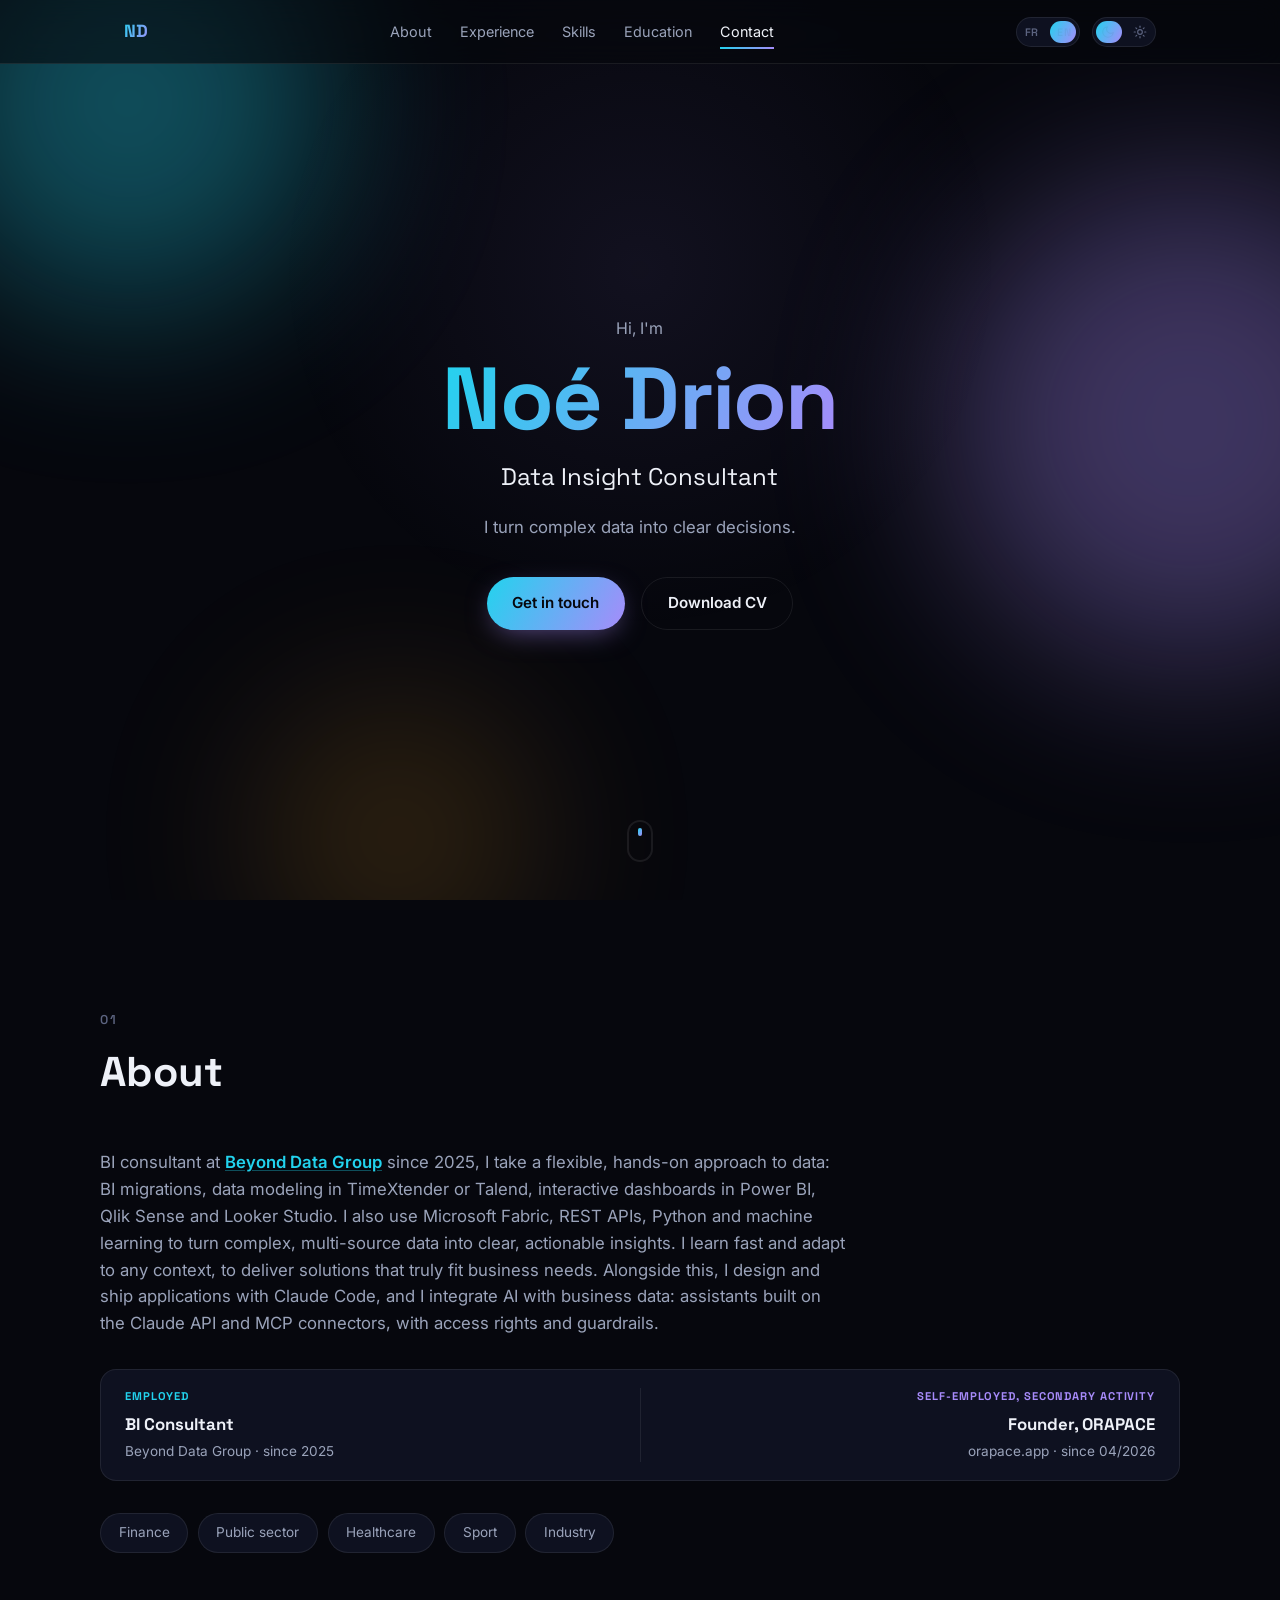
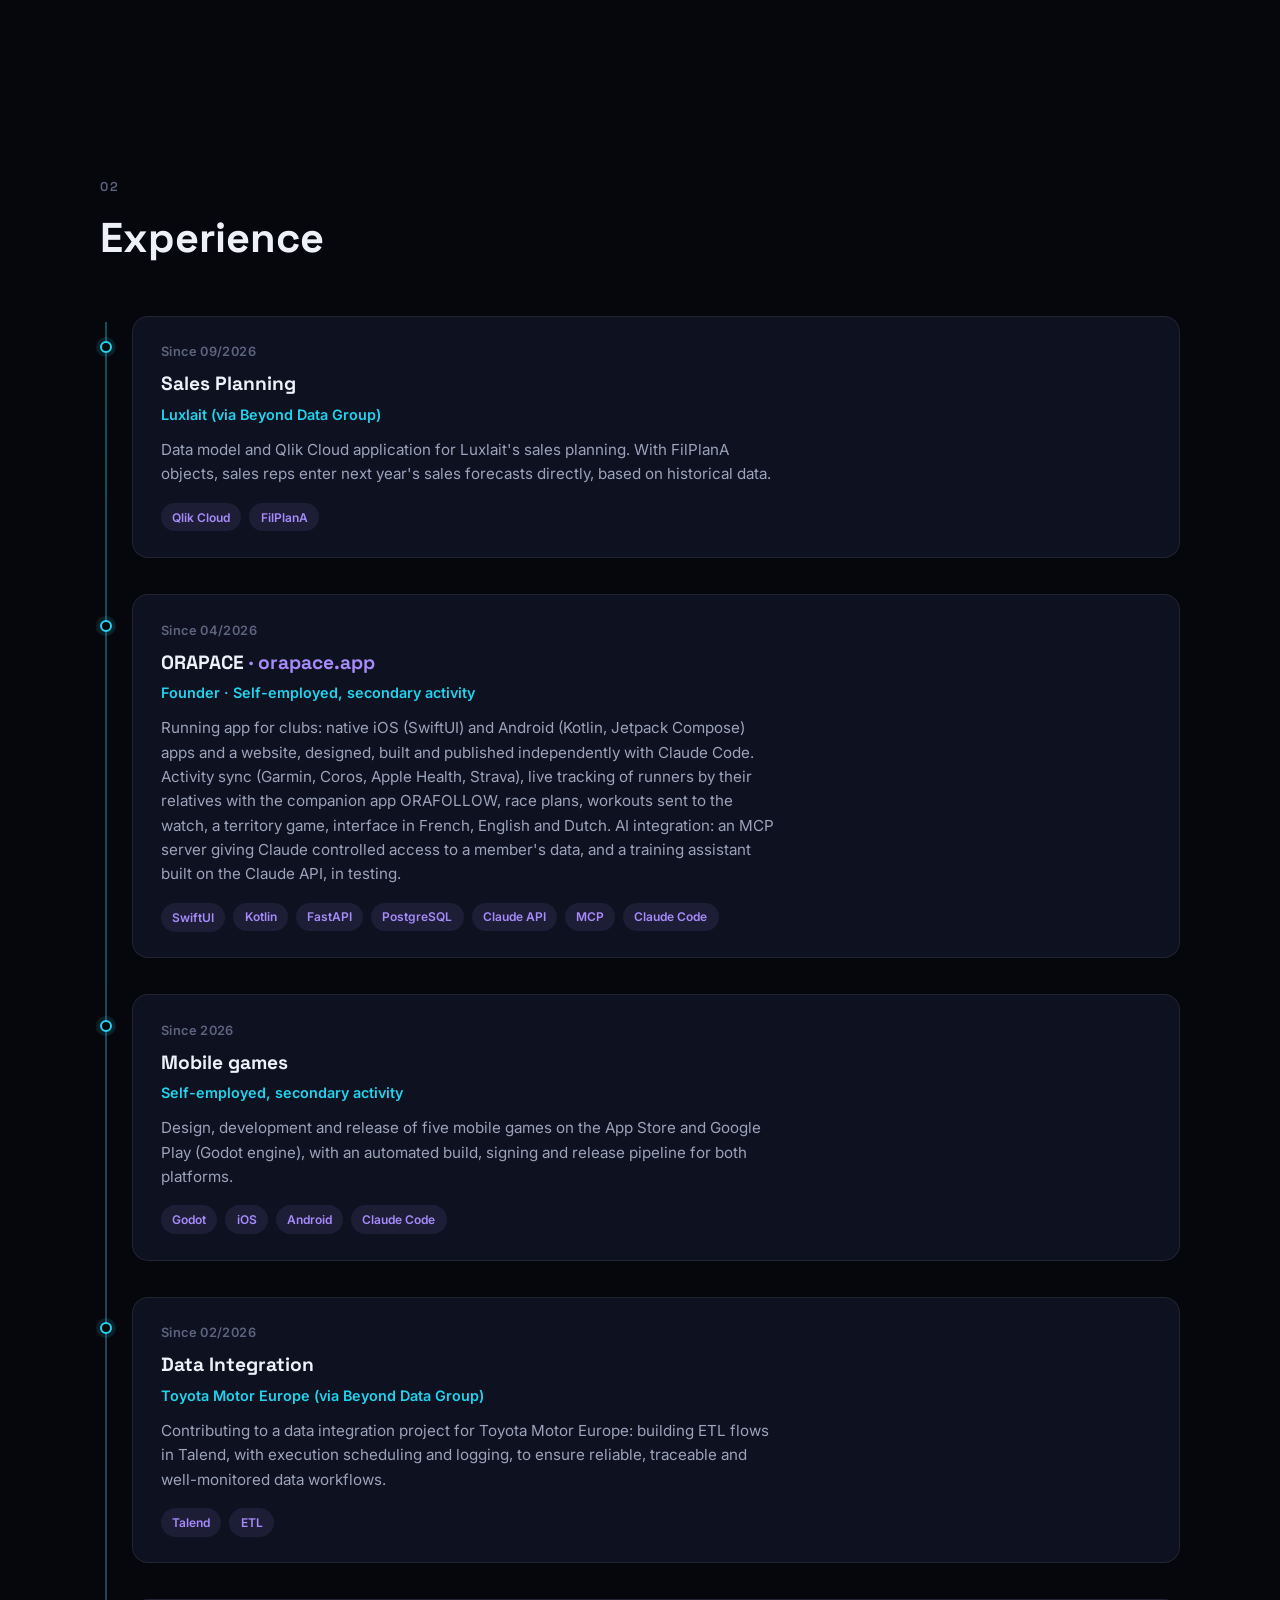
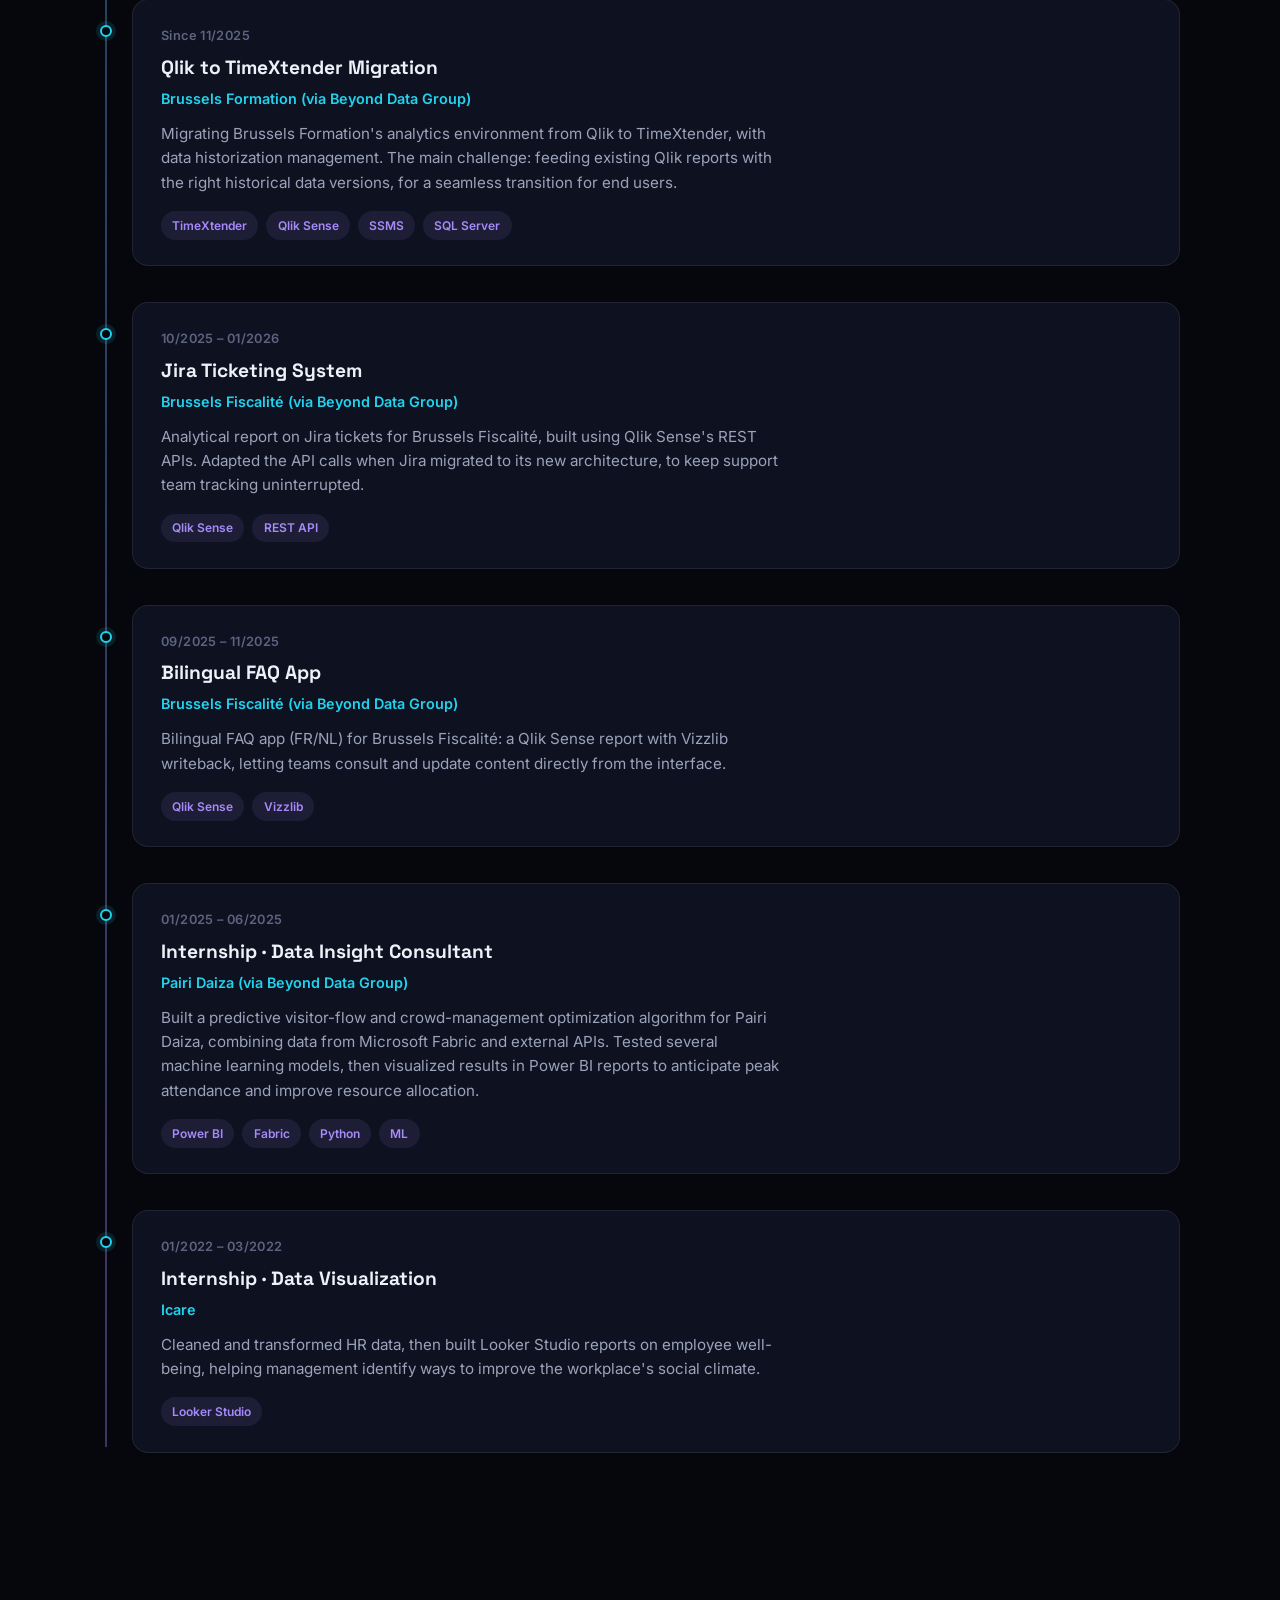
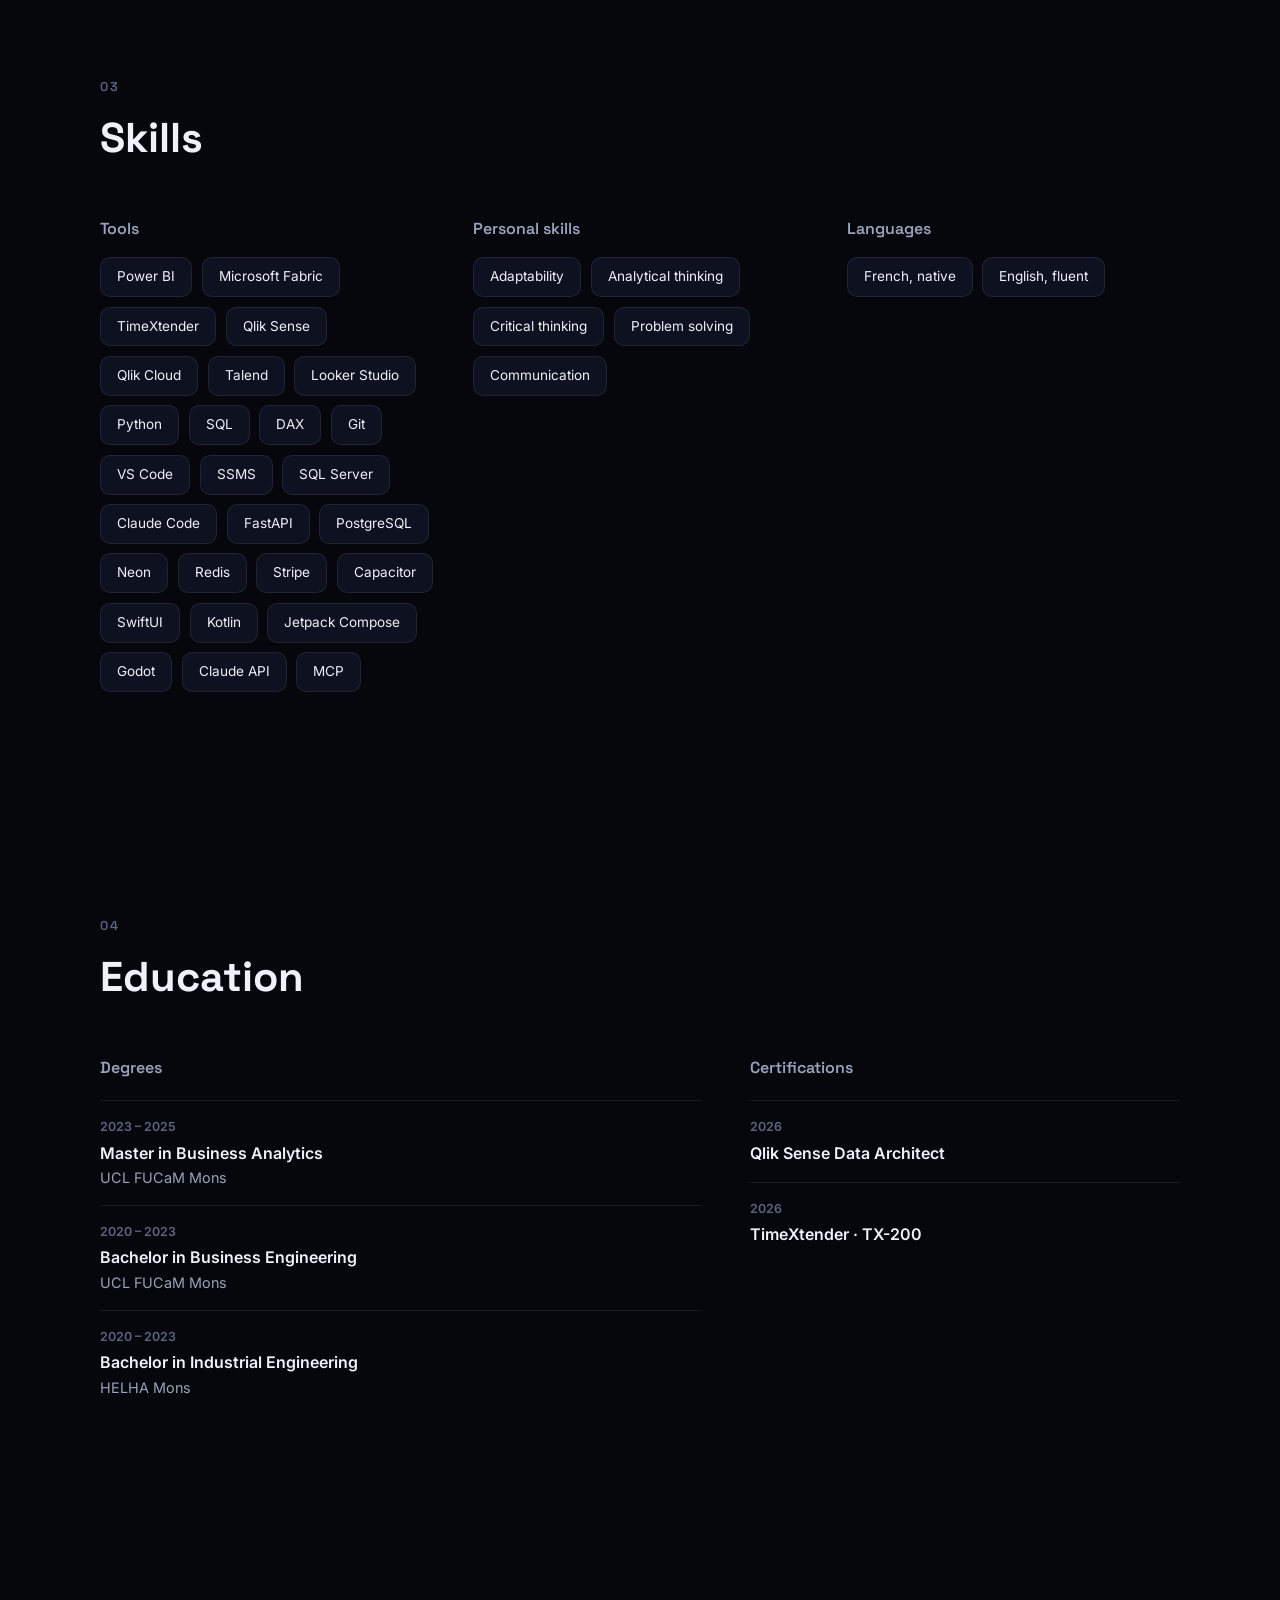
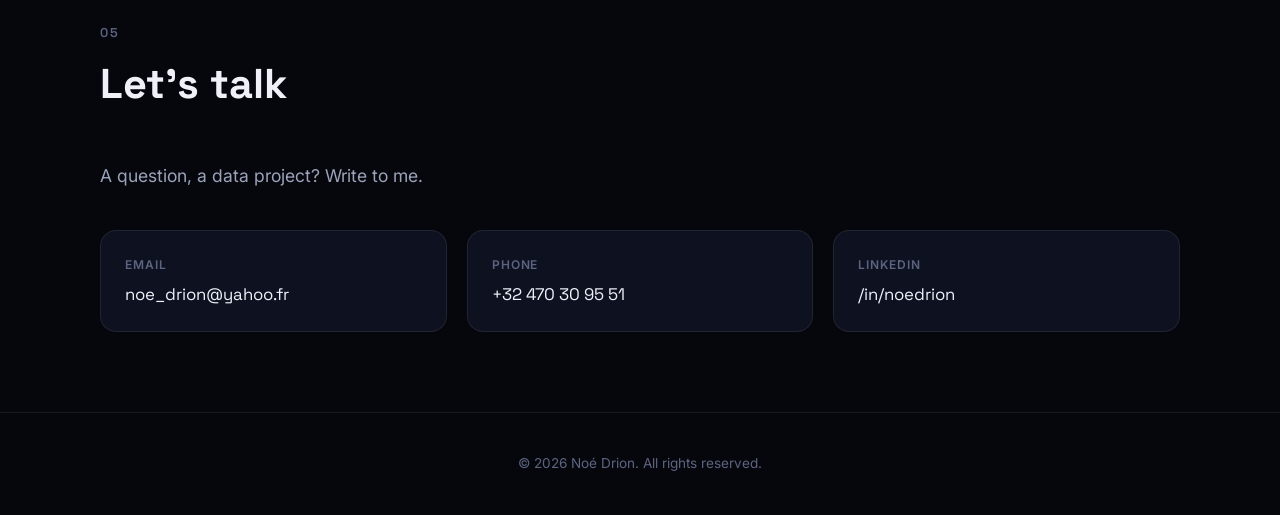
<file: index.html>
<!DOCTYPE html>
<html lang="fr" data-lang="fr">
<head>
<meta charset="UTF-8" />
<meta name="viewport" content="width=device-width, initial-scale=1.0" />
<title>Noé Drion · Data Insight Consultant</title>
<meta name="description" content="Noé Drion, consultant Data Insight. Power BI, Qlik Sense, TimeXtender, Talend, Microsoft Fabric." />
<link rel="icon" href="data:,">
<link rel="preconnect" href="https://fonts.googleapis.com">
<link rel="preconnect" href="https://fonts.gstatic.com" crossorigin>
<link href="https://fonts.googleapis.com/css2?family=Space+Grotesk:wght@500;600;700&family=Inter:wght@400;500;600&display=swap" rel="stylesheet">
<link rel="stylesheet" href="assets/css/style.css">
<script>
(function () {
  try {
    if (localStorage.getItem("nd-theme") === "light") {
      document.documentElement.setAttribute("data-theme", "light");
    }
  } catch (e) {}
})();
</script>
</head>
<body>

<a class="skip-link" href="#main">Skip to content / Aller au contenu</a>

<div class="spotlight" aria-hidden="true"></div>
<div class="blobs" aria-hidden="true">
  <span class="blob blob--cyan"></span>
  <span class="blob blob--violet"></span>
  <span class="blob blob--amber"></span>
</div>

<header class="nav" id="top">
  <div class="nav__inner">
    <a class="nav__brand" href="#top">ND</a>

    <nav class="nav__links" id="navLinks">
      <a href="#about"><span class="lang-fr">À propos</span><span class="lang-en">About</span></a>
      <a href="#experience"><span class="lang-fr">Expérience</span><span class="lang-en">Experience</span></a>
      <a href="#skills"><span class="lang-fr">Compétences</span><span class="lang-en">Skills</span></a>
      <a href="#education"><span class="lang-fr">Formation</span><span class="lang-en">Education</span></a>
      <a href="#contact"><span class="lang-fr">Contact</span><span class="lang-en">Contact</span></a>
    </nav>

    <div class="nav__actions">
      <button class="lang-switch" id="langSwitch" type="button" aria-label="Switch language">
        <span class="lang-switch__thumb" aria-hidden="true"></span>
        <span class="lang-switch__label">FR</span>
        <span class="lang-switch__label">EN</span>
      </button>
      <button class="theme-switch" id="themeSwitch" type="button" aria-label="Switch theme">
        <span class="theme-switch__thumb" aria-hidden="true"></span>
        <svg class="theme-switch__icon theme-switch__icon--moon" viewBox="0 0 24 24" fill="none" stroke="currentColor" stroke-width="2" stroke-linecap="round" stroke-linejoin="round" aria-hidden="true">
          <path d="M21 12.79A9 9 0 1 1 11.21 3 7 7 0 0 0 21 12.79z"></path>
        </svg>
        <svg class="theme-switch__icon theme-switch__icon--sun" viewBox="0 0 24 24" fill="none" stroke="currentColor" stroke-width="2" stroke-linecap="round" stroke-linejoin="round" aria-hidden="true">
          <circle cx="12" cy="12" r="4"></circle>
          <line x1="12" y1="2" x2="12" y2="4"></line>
          <line x1="12" y1="20" x2="12" y2="22"></line>
          <line x1="4.93" y1="4.93" x2="6.34" y2="6.34"></line>
          <line x1="17.66" y1="17.66" x2="19.07" y2="19.07"></line>
          <line x1="2" y1="12" x2="4" y2="12"></line>
          <line x1="20" y1="12" x2="22" y2="12"></line>
          <line x1="4.93" y1="19.07" x2="6.34" y2="17.66"></line>
          <line x1="17.66" y1="6.34" x2="19.07" y2="4.93"></line>
        </svg>
      </button>
      <button class="nav__burger" id="navBurger" type="button" aria-label="Open menu" aria-expanded="false">
        <span></span><span></span><span></span>
      </button>
    </div>
  </div>
</header>

<main id="main">

  <section class="hero">
    <div class="hero__inner">
      <p class="hero__eyebrow">
        <span class="lang-fr">Bonjour, je suis</span>
        <span class="lang-en">Hi, I'm</span>
      </p>
      <h1 class="hero__name">Noé Drion</h1>
      <p class="hero__role">
        <span class="lang-fr">Consultant Data Insight</span>
        <span class="lang-en">Data Insight Consultant</span>
      </p>
      <p class="hero__tagline">
        <span class="lang-fr">Je transforme des données complexes en décisions claires.</span>
        <span class="lang-en">I turn complex data into clear decisions.</span>
      </p>
      <div class="hero__cta">
        <a class="btn btn--primary" href="#contact">
          <span class="lang-fr">Me contacter</span>
          <span class="lang-en">Get in touch</span>
        </a>
        <a class="btn btn--ghost lang-fr" href="assets/cv/Noe-Drion-CV-FR.pdf" download>Télécharger le CV</a>
        <a class="btn btn--ghost lang-en" href="assets/cv/Noe-Drion-CV-EN.pdf" download>Download CV</a>
      </div>
    </div>
    <a class="scroll-cue" href="#about" aria-label="Scroll down">
      <span></span>
    </a>
  </section>

  <section class="section" id="about">
    <div class="section__inner">
      <p class="section__kicker">01</p>
      <h2 class="section__title">
        <span class="lang-fr">À propos</span>
        <span class="lang-en">About</span>
      </h2>
      <p class="about__text lang-fr reveal">
        Consultant BI chez
        <span class="entity">
          <a class="text-link" href="https://www.beyond-data.group/" target="_blank" rel="noopener noreferrer">Beyond Data Group</a>
          <span class="entity__tip">
            <span class="entity__tip-label">Entité : </span><a href="https://www.select-advisory.com/" target="_blank" rel="noopener noreferrer">Select Advisory</a>
          </span>
        </span>
        depuis 2025, j'ai une approche flexible et concrète de la donnée : migrations BI, modélisation de
        données dans TimeXtender ou Talend, dashboards interactifs dans Power BI, Qlik Sense et Looker
        Studio. J'utilise aussi Microsoft Fabric, les API REST, Python et le machine learning pour transformer
        des données complexes et multi-sources en informations claires et exploitables. J'aime apprendre vite
        et m'adapter à chaque contexte, pour livrer des solutions qui collent vraiment aux besoins du métier. En parallèle, je conçois et publie des applications avec Claude Code, et j'intègre l'IA dans des données métier : assistants branchés sur l'API de Claude et connecteurs MCP, avec des droits d'accès et des garde-fous.
      </p>
      <p class="about__text lang-en reveal">
        BI consultant at
        <span class="entity">
          <a class="text-link" href="https://www.beyond-data.group/" target="_blank" rel="noopener noreferrer">Beyond Data Group</a>
          <span class="entity__tip">
            <span class="entity__tip-label">Entity: </span><a href="https://www.select-advisory.com/" target="_blank" rel="noopener noreferrer">Select Advisory</a>
          </span>
        </span>
        since 2025, I take a flexible, hands-on approach to data: BI migrations, data modeling in TimeXtender
        or Talend, interactive dashboards in Power BI, Qlik Sense and Looker Studio. I also use Microsoft
        Fabric, REST APIs, Python and machine learning to turn complex, multi-source data into clear,
        actionable insights. I learn fast and adapt to any context, to deliver solutions that truly fit business
        needs. Alongside this, I design and ship applications with Claude Code, and I integrate AI with business data: assistants built on the Claude API and MCP connectors, with access rights and guardrails.
      </p>

      <div class="dual reveal">
        <div class="dual__col dual__col--employed">
          <p class="dual__kicker"><span class="lang-fr">Salarié</span><span class="lang-en">Employed</span></p>
          <p class="dual__title"><span class="lang-fr">Consultant BI</span><span class="lang-en">BI Consultant</span></p>
          <p class="dual__sub">Beyond Data Group <span class="lang-fr">· depuis 2025</span><span class="lang-en">· since 2025</span></p>
        </div>
        <div class="dual__divider" aria-hidden="true"></div>
        <div class="dual__col dual__col--indep">
          <p class="dual__kicker"><span class="lang-fr">Indépendant complémentaire</span><span class="lang-en">Self-employed, secondary activity</span></p>
          <p class="dual__title"><span class="lang-fr">Fondateur, ORAPACE</span><span class="lang-en">Founder, ORAPACE</span></p>
          <p class="dual__sub"><a href="https://orapace.app" target="_blank" rel="noopener noreferrer">orapace.app</a> <span class="lang-fr">· depuis 04/2026</span><span class="lang-en">· since 04/2026</span></p>
        </div>
      </div>

      <div class="areas reveal">
        <span class="area-chip">Finance</span>
        <span class="area-chip"><span class="lang-fr">Secteur public</span><span class="lang-en">Public sector</span></span>
        <span class="area-chip"><span class="lang-fr">Santé</span><span class="lang-en">Healthcare</span></span>
        <span class="area-chip"><span class="lang-fr">Sport</span><span class="lang-en">Sport</span></span>
        <span class="area-chip"><span class="lang-fr">Industrie</span><span class="lang-en">Industry</span></span>
      </div>
    </div>
  </section>

  <section class="section" id="experience">
    <div class="section__inner">
      <p class="section__kicker">02</p>
      <h2 class="section__title">
        <span class="lang-fr">Expérience</span>
        <span class="lang-en">Experience</span>
      </h2>

      <ol class="timeline">

        <li class="timeline__item reveal">
          <div class="timeline__dot"></div>
          <div class="tcard">
            <p class="tcard__period">
              <span class="lang-fr">Depuis 09/2026</span>
              <span class="lang-en">Since 09/2026</span>
            </p>
            <h3 class="tcard__title">
              <span class="lang-fr">Planification des ventes</span>
              <span class="lang-en">Sales Planning</span>
            </h3>
            <p class="tcard__company">Luxlait (via <a href="https://www.beyond-data.group/" target="_blank" rel="noopener noreferrer">Beyond Data Group</a>)</p>
            <p class="lang-fr">Modèle de données et application Qlik Cloud pour la planification des ventes de Luxlait. Grâce à des objets FilPlanA, les commerciaux encodent directement leurs prévisions de vente pour l'année suivante, sur base de l'historique.</p>
            <p class="lang-en">Data model and Qlik Cloud application for Luxlait's sales planning. With FilPlanA objects, sales reps enter next year's sales forecasts directly, based on historical data.</p>
            <div class="tcard__tags"><span>Qlik Cloud</span><span>FilPlanA</span></div>
          </div>
        </li>

        <li class="timeline__item reveal">
          <div class="timeline__dot"></div>
          <div class="tcard">
            <p class="tcard__period">
              <span class="lang-fr">Depuis 04/2026</span>
              <span class="lang-en">Since 04/2026</span>
            </p>
            <h3 class="tcard__title">ORAPACE <a href="https://orapace.app" target="_blank" rel="noopener noreferrer">· orapace.app</a></h3>
            <p class="tcard__company">
              <span class="lang-fr">Fondateur · Indépendant complémentaire</span>
              <span class="lang-en">Founder · Self-employed, secondary activity</span>
            </p>
            <p class="lang-fr">Application de course à pied pour les clubs : apps natives iOS (SwiftUI) et Android (Kotlin, Jetpack Compose) et site web, conçues, développées et publiées en autonomie avec Claude Code. Synchronisation des sorties (Garmin, Coros, Apple Santé, Strava), suivi en direct des coureurs par leurs proches avec l'app compagnon ORAFOLLOW, plan de course, séances envoyées sur la montre, jeu de territoire, interface en français, anglais et néerlandais. Intégration de l'IA : serveur MCP qui donne à Claude un accès contrôlé aux données d'un membre, et assistant d'entraînement branché sur l'API de Claude, en test.</p>
            <p class="lang-en">Running app for clubs: native iOS (SwiftUI) and Android (Kotlin, Jetpack Compose) apps and a website, designed, built and published independently with Claude Code. Activity sync (Garmin, Coros, Apple Health, Strava), live tracking of runners by their relatives with the companion app ORAFOLLOW, race plans, workouts sent to the watch, a territory game, interface in French, English and Dutch. AI integration: an MCP server giving Claude controlled access to a member's data, and a training assistant built on the Claude API, in testing.</p>
            <div class="tcard__tags"><span>SwiftUI</span><span>Kotlin</span><span>FastAPI</span><span>PostgreSQL</span><span>Claude API</span><span>MCP</span><span>Claude Code</span></div>
          </div>
        </li>

        <li class="timeline__item reveal">
          <div class="timeline__dot"></div>
          <div class="tcard">
            <p class="tcard__period">
              <span class="lang-fr">Depuis 2026</span>
              <span class="lang-en">Since 2026</span>
            </p>
            <h3 class="tcard__title"><span class="lang-fr">Jeux mobiles</span><span class="lang-en">Mobile games</span></h3>
            <p class="tcard__company">
              <span class="lang-fr">Indépendant complémentaire</span>
              <span class="lang-en">Self-employed, secondary activity</span>
            </p>
            <p class="lang-fr">Conception, développement et publication de cinq jeux mobiles sur l'App Store et Google Play (moteur Godot), avec une chaîne de build, de signature et de publication automatisée pour les deux plateformes.</p>
            <p class="lang-en">Design, development and release of five mobile games on the App Store and Google Play (Godot engine), with an automated build, signing and release pipeline for both platforms.</p>
            <div class="tcard__tags"><span>Godot</span><span>iOS</span><span>Android</span><span>Claude Code</span></div>
          </div>
        </li>

        <li class="timeline__item reveal">
          <div class="timeline__dot"></div>
          <div class="tcard">
            <p class="tcard__period">
              <span class="lang-fr">Depuis 02/2026</span>
              <span class="lang-en">Since 02/2026</span>
            </p>
            <h3 class="tcard__title">
              <span class="lang-fr">Intégration de données</span>
              <span class="lang-en">Data Integration</span>
            </h3>
            <p class="tcard__company">Toyota Motor Europe (via <a href="https://www.beyond-data.group/" target="_blank" rel="noopener noreferrer">Beyond Data Group</a>)</p>
            <p class="lang-fr">Contribution à un projet d'intégration de données pour Toyota Motor Europe : développement de flux ETL dans Talend, avec planification des exécutions et logging, pour garantir la fiabilité, la traçabilité et le suivi des traitements.</p>
            <p class="lang-en">Contributing to a data integration project for Toyota Motor Europe: building ETL flows in Talend, with execution scheduling and logging, to ensure reliable, traceable and well-monitored data workflows.</p>
            <div class="tcard__tags"><span>Talend</span><span>ETL</span></div>
          </div>
        </li>

        <li class="timeline__item reveal">
          <div class="timeline__dot"></div>
          <div class="tcard">
            <p class="tcard__period">
              <span class="lang-fr">Depuis 11/2025</span>
              <span class="lang-en">Since 11/2025</span>
            </p>
            <h3 class="tcard__title">
              <span class="lang-fr">Migration Qlik vers TimeXtender</span>
              <span class="lang-en">Qlik to TimeXtender Migration</span>
            </h3>
            <p class="tcard__company">Brussels Formation (via <a href="https://www.beyond-data.group/" target="_blank" rel="noopener noreferrer">Beyond Data Group</a>)</p>
            <p class="lang-fr">Migration de l'environnement analytique de Brussels Formation, de Qlik vers TimeXtender, avec gestion de l'historisation des données. Le principal enjeu : alimenter les rapports Qlik existants avec les bonnes versions historiques, pour une transition sans rupture pour les utilisateurs.</p>
            <p class="lang-en">Migrating Brussels Formation's analytics environment from Qlik to TimeXtender, with data historization management. The main challenge: feeding existing Qlik reports with the right historical data versions, for a seamless transition for end users.</p>
            <div class="tcard__tags"><span>TimeXtender</span><span>Qlik Sense</span><span>SSMS</span><span>SQL Server</span></div>
          </div>
        </li>

        <li class="timeline__item reveal">
          <div class="timeline__dot"></div>
          <div class="tcard">
            <p class="tcard__period">10/2025 – 01/2026</p>
            <h3 class="tcard__title">
              <span class="lang-fr">Suivi des tickets Jira</span>
              <span class="lang-en">Jira Ticketing System</span>
            </h3>
            <p class="tcard__company">Brussels Fiscalité (via <a href="https://www.beyond-data.group/" target="_blank" rel="noopener noreferrer">Beyond Data Group</a>)</p>
            <p class="lang-fr">Rapport d'analyse des tickets Jira pour Brussels Fiscalité, alimenté via les API REST de Qlik Sense. Appels API adaptés lors de la migration de Jira vers sa nouvelle architecture, pour garantir la continuité du suivi des équipes support.</p>
            <p class="lang-en">Analytical report on Jira tickets for Brussels Fiscalité, built using Qlik Sense's REST APIs. Adapted the API calls when Jira migrated to its new architecture, to keep support team tracking uninterrupted.</p>
            <div class="tcard__tags"><span>Qlik Sense</span><span>REST API</span></div>
          </div>
        </li>

        <li class="timeline__item reveal">
          <div class="timeline__dot"></div>
          <div class="tcard">
            <p class="tcard__period">09/2025 – 11/2025</p>
            <h3 class="tcard__title">
              <span class="lang-fr">FAQ bilingue</span>
              <span class="lang-en">Bilingual FAQ App</span>
            </h3>
            <p class="tcard__company">Brussels Fiscalité (via <a href="https://www.beyond-data.group/" target="_blank" rel="noopener noreferrer">Beyond Data Group</a>)</p>
            <p class="lang-fr">Application FAQ bilingue (FR/NL) pour Brussels Fiscalité : rapport Qlik Sense intégrant le writeback Vizzlib, pour permettre aux équipes de consulter et mettre à jour le contenu directement depuis l'interface.</p>
            <p class="lang-en">Bilingual FAQ app (FR/NL) for Brussels Fiscalité: a Qlik Sense report with Vizzlib writeback, letting teams consult and update content directly from the interface.</p>
            <div class="tcard__tags"><span>Qlik Sense</span><span>Vizzlib</span></div>
          </div>
        </li>

        <li class="timeline__item reveal">
          <div class="timeline__dot"></div>
          <div class="tcard">
            <p class="tcard__period">01/2025 – 06/2025</p>
            <h3 class="tcard__title">
              <span class="lang-fr">Stage · Consultant Data Insight</span>
              <span class="lang-en">Internship · Data Insight Consultant</span>
            </h3>
            <p class="tcard__company">Pairi Daiza (via <a href="https://www.beyond-data.group/" target="_blank" rel="noopener noreferrer">Beyond Data Group</a>)</p>
            <p class="lang-fr">Développement d'un algorithme prédictif des flux de visiteurs et d'optimisation de la gestion des foules pour Pairi Daiza, à partir de données croisées dans Microsoft Fabric et d'API externes. Plusieurs modèles de machine learning testés, puis restitués dans des rapports Power BI pour anticiper les pics d'affluence et améliorer l'allocation des ressources.</p>
            <p class="lang-en">Built a predictive visitor-flow and crowd-management optimization algorithm for Pairi Daiza, combining data from Microsoft Fabric and external APIs. Tested several machine learning models, then visualized results in Power BI reports to anticipate peak attendance and improve resource allocation.</p>
            <div class="tcard__tags"><span>Power BI</span><span>Fabric</span><span>Python</span><span>ML</span></div>
          </div>
        </li>

        <li class="timeline__item reveal">
          <div class="timeline__dot"></div>
          <div class="tcard">
            <p class="tcard__period">01/2022 – 03/2022</p>
            <h3 class="tcard__title">
              <span class="lang-fr">Stage · Data Visualisation</span>
              <span class="lang-en">Internship · Data Visualization</span>
            </h3>
            <p class="tcard__company">Icare</p>
            <p class="lang-fr">Nettoyage et transformation de données RH, puis création de rapports Looker Studio sur le bien-être des employés, pour aider la direction à identifier des pistes d'amélioration du climat social.</p>
            <p class="lang-en">Cleaned and transformed HR data, then built Looker Studio reports on employee well-being, helping management identify ways to improve the workplace's social climate.</p>
            <div class="tcard__tags"><span>Looker Studio</span></div>
          </div>
        </li>

      </ol>
    </div>
  </section>

  <section class="section" id="skills">
    <div class="section__inner">
      <p class="section__kicker">03</p>
      <h2 class="section__title">
        <span class="lang-fr">Compétences</span>
        <span class="lang-en">Skills</span>
      </h2>

      <div class="skills-grid">
        <div class="skills-col reveal">
          <h3><span class="lang-fr">Outils</span><span class="lang-en">Tools</span></h3>
          <div class="tag-cloud">
            <span>Power BI</span><span>Microsoft Fabric</span><span>TimeXtender</span>
            <span>Qlik Sense</span><span>Qlik Cloud</span><span>Talend</span><span>Looker Studio</span>
            <span>Python</span><span>SQL</span><span>DAX</span><span>Git</span>
            <span>VS Code</span><span>SSMS</span><span>SQL Server</span>
            <span>Claude Code</span><span>FastAPI</span><span>PostgreSQL</span>
            <span>Neon</span><span>Redis</span><span>Stripe</span><span>Capacitor</span>
            <span>SwiftUI</span><span>Kotlin</span><span>Jetpack Compose</span><span>Godot</span>
            <span>Claude API</span><span>MCP</span>
          </div>
        </div>
        <div class="skills-col reveal">
          <h3><span class="lang-fr">Savoir-être</span><span class="lang-en">Personal skills</span></h3>
          <div class="tag-cloud">
            <span><span class="lang-fr">Adaptabilité</span><span class="lang-en">Adaptability</span></span>
            <span><span class="lang-fr">Esprit d'analyse</span><span class="lang-en">Analytical thinking</span></span>
            <span><span class="lang-fr">Esprit critique</span><span class="lang-en">Critical thinking</span></span>
            <span><span class="lang-fr">Résolution de problèmes</span><span class="lang-en">Problem solving</span></span>
            <span><span class="lang-fr">Communication</span><span class="lang-en">Communication</span></span>
          </div>
        </div>
        <div class="skills-col reveal">
          <h3><span class="lang-fr">Langues</span><span class="lang-en">Languages</span></h3>
          <div class="tag-cloud">
            <span><span class="lang-fr">Français, natif</span><span class="lang-en">French, native</span></span>
            <span><span class="lang-fr">Anglais, courant</span><span class="lang-en">English, fluent</span></span>
          </div>
        </div>
      </div>
    </div>
  </section>

  <section class="section" id="education">
    <div class="section__inner">
      <p class="section__kicker">04</p>
      <h2 class="section__title">
        <span class="lang-fr">Formation</span>
        <span class="lang-en">Education</span>
      </h2>

      <div class="edu-grid">
        <div class="edu-col reveal">
          <h3><span class="lang-fr">Diplômes</span><span class="lang-en">Degrees</span></h3>
          <ul class="edu-list">
            <li>
              <p class="edu-list__period">2023 – 2025</p>
              <p class="edu-list__title"><span class="lang-fr">Master en Business Analytics</span><span class="lang-en">Master in Business Analytics</span></p>
              <p class="edu-list__school">UCL FUCaM Mons</p>
            </li>
            <li>
              <p class="edu-list__period">2020 – 2023</p>
              <p class="edu-list__title"><span class="lang-fr">Bachelier en Ingénierie de gestion</span><span class="lang-en">Bachelor in Business Engineering</span></p>
              <p class="edu-list__school">UCL FUCaM Mons</p>
            </li>
            <li>
              <p class="edu-list__period">2020 – 2023</p>
              <p class="edu-list__title"><span class="lang-fr">Bachelier en Ingénierie industrielle</span><span class="lang-en">Bachelor in Industrial Engineering</span></p>
              <p class="edu-list__school">HELHA Mons</p>
            </li>
          </ul>
        </div>

        <div class="edu-col reveal">
          <h3><span class="lang-fr">Certifications</span><span class="lang-en">Certifications</span></h3>
          <ul class="edu-list">
            <li>
              <p class="edu-list__period">2026</p>
              <p class="edu-list__title">Qlik Sense Data Architect</p>
            </li>
            <li>
              <p class="edu-list__period">2026</p>
              <p class="edu-list__title">TimeXtender · TX-200</p>
            </li>
          </ul>
        </div>
      </div>
    </div>
  </section>

  <section class="section section--contact" id="contact">
    <div class="section__inner">
      <p class="section__kicker">05</p>
      <h2 class="section__title">
        <span class="lang-fr">Discutons</span>
        <span class="lang-en">Let's talk</span>
      </h2>
      <p class="contact__text reveal">
        <span class="lang-fr">Une question, un projet data ? Écrivez-moi.</span>
        <span class="lang-en">A question, a data project? Write to me.</span>
      </p>

      <div class="contact__grid reveal">
        <a class="contact__card" href="mailto:noe_drion@yahoo.fr">
          <span class="contact__label">Email</span>
          <span class="contact__value">noe_drion@yahoo.fr</span>
        </a>
        <a class="contact__card" href="tel:+32470309551">
          <span class="contact__label"><span class="lang-fr">Téléphone</span><span class="lang-en">Phone</span></span>
          <span class="contact__value">+32 470 30 95 51</span>
        </a>
        <a class="contact__card" href="https://www.linkedin.com/in/noedrion/" target="_blank" rel="noopener noreferrer">
          <span class="contact__label">LinkedIn</span>
          <span class="contact__value">/in/noedrion</span>
        </a>
      </div>
    </div>
  </section>

</main>

<footer class="footer">
  <p>&copy; 2026 Noé Drion.
    <span class="lang-fr">Tous droits réservés.</span>
    <span class="lang-en">All rights reserved.</span>
  </p>
</footer>

<script src="assets/js/main.js"></script>
</body>
</html>
</file>
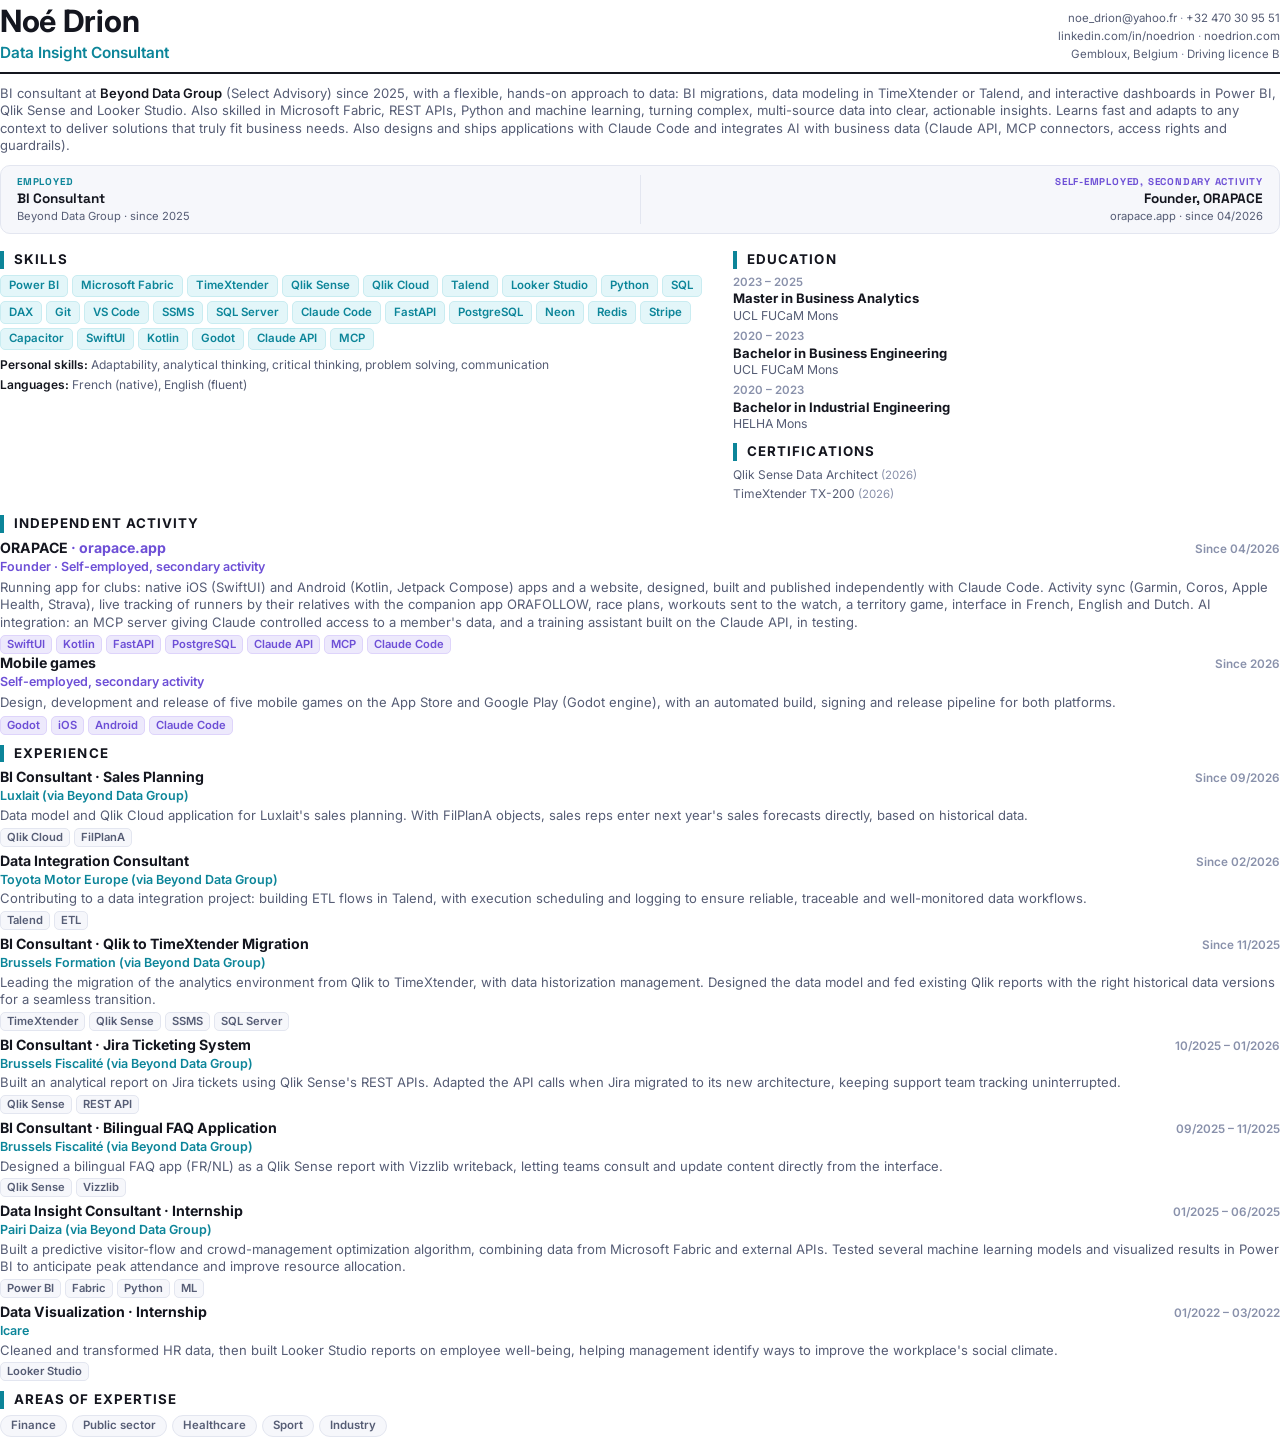
<file: assets/cv/source-en.html>
<!DOCTYPE html>
<html lang="en">
<head>
<meta charset="UTF-8" />
<title>Noé Drion · CV</title>
<link rel="preconnect" href="https://fonts.googleapis.com">
<link rel="preconnect" href="https://fonts.gstatic.com" crossorigin>
<link href="https://fonts.googleapis.com/css2?family=Space+Grotesk:wght@500;600;700&family=Inter:wght@400;500;600;700&display=swap" rel="stylesheet">
<style>
  @page {
    size: A4;
    margin: 11mm 16mm;
  }

  * {
    margin: 0;
    padding: 0;
    box-sizing: border-box;
    -webkit-print-color-adjust: exact;
    print-color-adjust: exact;
  }

  :root {
    --ink: #14161f;
    --ink-dim: #565d75;
    --ink-faint: #8991ab;
    --accent: #0c8599;
    --accent-soft: #e3f6f9;
    --violet: #6d4fd6;
    --violet-soft: #ede9fc;
    --border: #e3e6f0;
    --bg-soft: #f6f7fb;
  }

  html, body {
    font-family: "Inter", Arial, sans-serif;
    color: var(--ink);
    font-size: 9.8pt;
    line-height: 1.34;
  }

  h1, h2, h3 {
    font-family: "Space Grotesk", "Inter", Arial, sans-serif;
  }

  a {
    color: inherit;
    text-decoration: none;
  }

  .page {
    width: 100%;
  }

  /* ---------- Header ---------- */
  .header {
    display: flex;
    justify-content: space-between;
    align-items: flex-end;
    padding-bottom: 8px;
    border-bottom: 2.5px solid var(--ink);
    margin-bottom: 11px;
  }

  .header__name {
    font-size: 23pt;
    font-weight: 700;
    letter-spacing: -0.01em;
  }

  .header__role {
    font-size: 11.5pt;
    font-weight: 600;
    color: var(--accent);
    margin-top: 2px;
  }

  .header__contact {
    text-align: right;
    font-size: 8.6pt;
    color: var(--ink-dim);
    line-height: 1.55;
  }

  .header__contact a:hover {
    text-decoration: underline;
  }

  .header__contact .sep {
    color: var(--ink-faint);
  }

  /* ---------- Sections ---------- */
  section {
    margin-bottom: 7px;
  }

  .section__title {
    font-size: 10pt;
    font-weight: 700;
    letter-spacing: 0.08em;
    text-transform: uppercase;
    color: var(--ink);
    padding-left: 10px;
    border-left: 4px solid var(--accent);
    margin-top: 10px;
    margin-bottom: 6px;
  }

  .summary {
    font-size: 9.8pt;
    color: var(--ink-dim);
    max-width: 100%;
  }

  .summary strong {
    color: var(--ink);
    font-weight: 600;
  }

  /* ---------- Dual-activity banner ---------- */
  .dual {
    display: grid;
    grid-template-columns: 1fr auto 1fr;
    align-items: center;
    gap: 16px;
    margin-top: 10px;
    padding: 9px 16px;
    border: 1px solid var(--border);
    border-radius: 10px;
    background: var(--bg-soft);
    page-break-inside: avoid;
  }

  .dual__divider {
    width: 1px;
    align-self: stretch;
    background: var(--border);
  }

  .dual__kicker {
    font-family: "Space Grotesk", Arial, sans-serif;
    font-size: 7.4pt;
    font-weight: 700;
    letter-spacing: 0.08em;
    text-transform: uppercase;
  }

  .dual__col--employed .dual__kicker {
    color: var(--accent);
  }

  .dual__col--indep .dual__kicker {
    color: var(--violet);
  }

  .dual__title {
    font-family: "Space Grotesk", Arial, sans-serif;
    font-weight: 700;
    font-size: 10.2pt;
    margin-top: 2px;
  }

  .dual__sub {
    font-size: 8.4pt;
    color: var(--ink-dim);
    margin-top: 1px;
  }

  .dual__sub a {
    color: inherit;
  }

  .dual__col--indep {
    text-align: right;
  }

  /* ---------- Experience ---------- */
  .exp-item {
    margin-bottom: 5px;
    page-break-inside: avoid;
  }

  .exp-item__row {
    display: flex;
    justify-content: space-between;
    align-items: baseline;
    gap: 10px;
  }

  .exp-item__title {
    font-size: 10.6pt;
    font-weight: 700;
  }

  .exp-item__period {
    font-size: 8.8pt;
    font-weight: 600;
    color: var(--ink-faint);
    white-space: nowrap;
  }

  .exp-item__company {
    font-size: 9.4pt;
    font-weight: 600;
    color: var(--accent);
    margin-top: 1px;
    margin-bottom: 2px;
  }

  .exp-item__company a {
    color: var(--accent);
  }

  .exp-item__desc {
    color: var(--ink-dim);
    font-size: 9.8pt;
  }

  .exp-item__tools {
    margin-top: 3px;
    font-size: 8.4pt;
    color: var(--ink-faint);
  }

  .exp-item__tools span {
    display: inline-block;
    background: var(--bg-soft);
    border: 1px solid var(--border);
    border-radius: 5px;
    padding: 1px 6px;
    margin-right: 4px;
    color: var(--ink-dim);
    font-weight: 600;
  }

  /* ---------- Projects ---------- */
  .project {
    page-break-inside: avoid;
  }

  .project__row {
    display: flex;
    justify-content: space-between;
    align-items: baseline;
    gap: 10px;
  }

  .project__title {
    font-size: 10.6pt;
    font-weight: 700;
  }

  .project__title a {
    color: var(--violet);
  }

  .project__role {
    font-size: 9.4pt;
    font-weight: 600;
    color: var(--violet);
    margin-top: 1px;
    margin-bottom: 2px;
  }

  .project__period {
    font-size: 8.8pt;
    font-weight: 600;
    color: var(--ink-faint);
    white-space: nowrap;
  }

  .project__desc {
    color: var(--ink-dim);
    font-size: 9.8pt;
    margin-top: 3px;
  }

  .project__tools {
    margin-top: 4px;
  }

  .project__tools span {
    display: inline-block;
    background: var(--violet-soft);
    border: 1px solid #ded4fb;
    border-radius: 5px;
    padding: 1px 6px;
    margin-right: 4px;
    color: var(--violet);
    font-size: 8.4pt;
    font-weight: 600;
  }

  /* ---------- Two-column lower area (skills / education) ---------- */
  .lower {
    display: grid;
    grid-template-columns: 1.3fr 1fr;
    gap: 22px;
    page-break-inside: avoid;
  }

  .lower__col {
    min-width: 0;
  }

  .tag-row {
    display: flex;
    flex-wrap: wrap;
    gap: 4px;
    margin-bottom: 7px;
  }

  .tag-row span {
    display: inline-block;
    background: var(--accent-soft);
    border: 1px solid #c9ecf1;
    border-radius: 5px;
    padding: 2.5px 8px;
    font-size: 8.6pt;
    font-weight: 600;
    color: var(--accent);
  }

  .plain-list {
    list-style: none;
  }

  .plain-list li {
    font-size: 9pt;
    color: var(--ink-dim);
    margin-bottom: 4px;
  }

  .plain-list .label {
    color: var(--ink);
    font-weight: 600;
  }

  .edu-item {
    margin-bottom: 5px;
  }

  .edu-item__period {
    font-size: 8.6pt;
    font-weight: 600;
    color: var(--ink-faint);
  }

  .edu-item__title {
    font-size: 9.8pt;
    font-weight: 700;
  }

  .edu-item__school {
    font-size: 9.2pt;
    color: var(--ink-dim);
  }

  .cert-item {
    font-size: 9pt;
    color: var(--ink-dim);
    margin-bottom: 3px;
  }

  .cert-item .cert-year {
    color: var(--ink-faint);
    font-size: 8.6pt;
  }

  .areas-row {
    display: flex;
    flex-wrap: wrap;
    gap: 5px;
  }

  .areas-row span {
    display: inline-block;
    background: var(--bg-soft);
    border: 1px solid var(--border);
    border-radius: 999px;
    padding: 2.5px 10px;
    font-size: 8.6pt;
    font-weight: 600;
    color: var(--ink-dim);
  }
</style>
</head>
<body>

<div class="page">

  <div class="header">
    <div>
      <div class="header__name">Noé Drion</div>
      <div class="header__role">Data Insight Consultant</div>
    </div>
    <div class="header__contact">
      <div><a href="mailto:noe_drion@yahoo.fr">noe_drion@yahoo.fr</a> <span class="sep">·</span> <a href="tel:+32470309551">+32 470 30 95 51</a></div>
      <div><a href="https://www.linkedin.com/in/noedrion/">linkedin.com/in/noedrion</a> <span class="sep">·</span> <a href="https://noedrion.com">noedrion.com</a></div>
      <div>Gembloux, Belgium <span class="sep">·</span> Driving licence B</div>
    </div>
  </div>

  <section>
    <div class="summary">
      BI consultant at <strong>Beyond Data Group</strong> (Select Advisory) since 2025, with a flexible,
      hands-on approach to data: BI migrations, data modeling in TimeXtender or Talend, and interactive
      dashboards in Power BI, Qlik Sense and Looker Studio. Also skilled in Microsoft Fabric, REST APIs,
      Python and machine learning, turning complex, multi-source data into clear, actionable insights.
      Learns fast and adapts to any context to deliver solutions that truly fit business needs. Also designs and ships applications with Claude Code and integrates AI with business data (Claude API, MCP connectors, access rights and guardrails).
    </div>

    <div class="dual">
      <div class="dual__col dual__col--employed">
        <div class="dual__kicker">Employed</div>
        <div class="dual__title">BI Consultant</div>
        <div class="dual__sub">Beyond Data Group · since 2025</div>
      </div>
      <div class="dual__divider" aria-hidden="true"></div>
      <div class="dual__col dual__col--indep">
        <div class="dual__kicker">Self-employed, secondary activity</div>
        <div class="dual__title">Founder, ORAPACE</div>
        <div class="dual__sub"><a href="https://orapace.app">orapace.app</a> · since 04/2026</div>
      </div>
    </div>
  </section>

  <section class="lower">
    <div class="lower__col">
      <div class="section__title">Skills</div>
      <div class="tag-row">
        <span>Power BI</span><span>Microsoft Fabric</span><span>TimeXtender</span>
        <span>Qlik Sense</span><span>Qlik Cloud</span><span>Talend</span><span>Looker Studio</span>
        <span>Python</span><span>SQL</span><span>DAX</span><span>Git</span>
        <span>VS Code</span><span>SSMS</span><span>SQL Server</span>
        <span>Claude Code</span><span>FastAPI</span><span>PostgreSQL</span>
        <span>Neon</span><span>Redis</span><span>Stripe</span><span>Capacitor</span><span>SwiftUI</span><span>Kotlin</span><span>Godot</span><span>Claude API</span><span>MCP</span>
      </div>
      <ul class="plain-list">
        <li><span class="label">Personal skills:</span> Adaptability, analytical thinking, critical thinking, problem solving, communication</li>
        <li><span class="label">Languages:</span> French (native), English (fluent)</li>
      </ul>
    </div>

    <div class="lower__col">
      <div class="section__title">Education</div>
      <div class="edu-item">
        <div class="edu-item__period">2023 – 2025</div>
        <div class="edu-item__title">Master in Business Analytics</div>
        <div class="edu-item__school">UCL FUCaM Mons</div>
      </div>
      <div class="edu-item">
        <div class="edu-item__period">2020 – 2023</div>
        <div class="edu-item__title">Bachelor in Business Engineering</div>
        <div class="edu-item__school">UCL FUCaM Mons</div>
      </div>
      <div class="edu-item">
        <div class="edu-item__period">2020 – 2023</div>
        <div class="edu-item__title">Bachelor in Industrial Engineering</div>
        <div class="edu-item__school">HELHA Mons</div>
      </div>

      <div class="section__title">Certifications</div>
      <div class="cert-item">Qlik Sense Data Architect <span class="cert-year">(2026)</span></div>
      <div class="cert-item">TimeXtender TX-200 <span class="cert-year">(2026)</span></div>
    </div>
  </section>

  <section>
    <div class="section__title">Independent Activity</div>
    <div class="project">
      <div class="project__row">
        <div class="project__title">ORAPACE <a href="https://orapace.app">· orapace.app</a></div>
        <div class="project__period">Since 04/2026</div>
      </div>
      <div class="project__role">Founder · Self-employed, secondary activity</div>
      <div class="project__desc">
        Running app for clubs: native iOS (SwiftUI) and Android (Kotlin, Jetpack Compose) apps and a website, designed, built and published independently with Claude Code. Activity sync (Garmin, Coros, Apple Health, Strava), live tracking of runners by their relatives with the companion app ORAFOLLOW, race plans, workouts sent to the watch, a territory game, interface in French, English and Dutch. AI integration: an MCP server giving Claude controlled access to a member's data, and a training assistant built on the Claude API, in testing.
      </div>
      <div class="project__tools"><span>SwiftUI</span><span>Kotlin</span><span>FastAPI</span><span>PostgreSQL</span><span>Claude API</span><span>MCP</span><span>Claude Code</span></div>
    </div>
    <div class="project">
      <div class="project__row">
        <div class="project__title">Mobile games</div>
        <div class="project__period">Since 2026</div>
      </div>
      <div class="project__role">Self-employed, secondary activity</div>
      <div class="project__desc">
        Design, development and release of five mobile games on the App Store and Google Play (Godot engine), with an automated build, signing and release pipeline for both platforms.
      </div>
      <div class="project__tools"><span>Godot</span><span>iOS</span><span>Android</span><span>Claude Code</span></div>
    </div>
  </section>

  <section>
    <div class="section__title">Experience</div>

    <div class="exp-item">
      <div class="exp-item__row">
        <div class="exp-item__title">BI Consultant · Sales Planning</div>
        <div class="exp-item__period">Since 09/2026</div>
      </div>
      <div class="exp-item__company">Luxlait (via <a href="https://www.beyond-data.group/">Beyond Data Group</a>)</div>
      <div class="exp-item__desc">Data model and Qlik Cloud application for Luxlait's sales planning. With FilPlanA objects, sales reps enter next year's sales forecasts directly, based on historical data.</div>
      <div class="exp-item__tools"><span>Qlik Cloud</span><span>FilPlanA</span></div>
    </div>

    <div class="exp-item">
      <div class="exp-item__row">
        <div class="exp-item__title">Data Integration Consultant</div>
        <div class="exp-item__period">Since 02/2026</div>
      </div>
      <div class="exp-item__company">Toyota Motor Europe (via <a href="https://www.beyond-data.group/">Beyond Data Group</a>)</div>
      <div class="exp-item__desc">Contributing to a data integration project: building ETL flows in Talend, with execution scheduling and logging to ensure reliable, traceable and well-monitored data workflows.</div>
      <div class="exp-item__tools"><span>Talend</span><span>ETL</span></div>
    </div>

    <div class="exp-item">
      <div class="exp-item__row">
        <div class="exp-item__title">BI Consultant · Qlik to TimeXtender Migration</div>
        <div class="exp-item__period">Since 11/2025</div>
      </div>
      <div class="exp-item__company">Brussels Formation (via <a href="https://www.beyond-data.group/">Beyond Data Group</a>)</div>
      <div class="exp-item__desc">Leading the migration of the analytics environment from Qlik to TimeXtender, with data historization management. Designed the data model and fed existing Qlik reports with the right historical data versions for a seamless transition.</div>
      <div class="exp-item__tools"><span>TimeXtender</span><span>Qlik Sense</span><span>SSMS</span><span>SQL Server</span></div>
    </div>

    <div class="exp-item">
      <div class="exp-item__row">
        <div class="exp-item__title">BI Consultant · Jira Ticketing System</div>
        <div class="exp-item__period">10/2025 – 01/2026</div>
      </div>
      <div class="exp-item__company">Brussels Fiscalité (via <a href="https://www.beyond-data.group/">Beyond Data Group</a>)</div>
      <div class="exp-item__desc">Built an analytical report on Jira tickets using Qlik Sense's REST APIs. Adapted the API calls when Jira migrated to its new architecture, keeping support team tracking uninterrupted.</div>
      <div class="exp-item__tools"><span>Qlik Sense</span><span>REST API</span></div>
    </div>

    <div class="exp-item">
      <div class="exp-item__row">
        <div class="exp-item__title">BI Consultant · Bilingual FAQ Application</div>
        <div class="exp-item__period">09/2025 – 11/2025</div>
      </div>
      <div class="exp-item__company">Brussels Fiscalité (via <a href="https://www.beyond-data.group/">Beyond Data Group</a>)</div>
      <div class="exp-item__desc">Designed a bilingual FAQ app (FR/NL) as a Qlik Sense report with Vizzlib writeback, letting teams consult and update content directly from the interface.</div>
      <div class="exp-item__tools"><span>Qlik Sense</span><span>Vizzlib</span></div>
    </div>

    <div class="exp-item">
      <div class="exp-item__row">
        <div class="exp-item__title">Data Insight Consultant · Internship</div>
        <div class="exp-item__period">01/2025 – 06/2025</div>
      </div>
      <div class="exp-item__company">Pairi Daiza (via <a href="https://www.beyond-data.group/">Beyond Data Group</a>)</div>
      <div class="exp-item__desc">Built a predictive visitor-flow and crowd-management optimization algorithm, combining data from Microsoft Fabric and external APIs. Tested several machine learning models and visualized results in Power BI to anticipate peak attendance and improve resource allocation.</div>
      <div class="exp-item__tools"><span>Power BI</span><span>Fabric</span><span>Python</span><span>ML</span></div>
    </div>

    <div class="exp-item">
      <div class="exp-item__row">
        <div class="exp-item__title">Data Visualization · Internship</div>
        <div class="exp-item__period">01/2022 – 03/2022</div>
      </div>
      <div class="exp-item__company">Icare</div>
      <div class="exp-item__desc">Cleaned and transformed HR data, then built Looker Studio reports on employee well-being, helping management identify ways to improve the workplace's social climate.</div>
      <div class="exp-item__tools"><span>Looker Studio</span></div>
    </div>
  </section>

  <section>
    <div class="section__title">Areas of Expertise</div>
    <div class="areas-row">
      <span>Finance</span><span>Public sector</span><span>Healthcare</span><span>Sport</span><span>Industry</span>
    </div>
  </section>

</div>

</body>
</html>
</file>
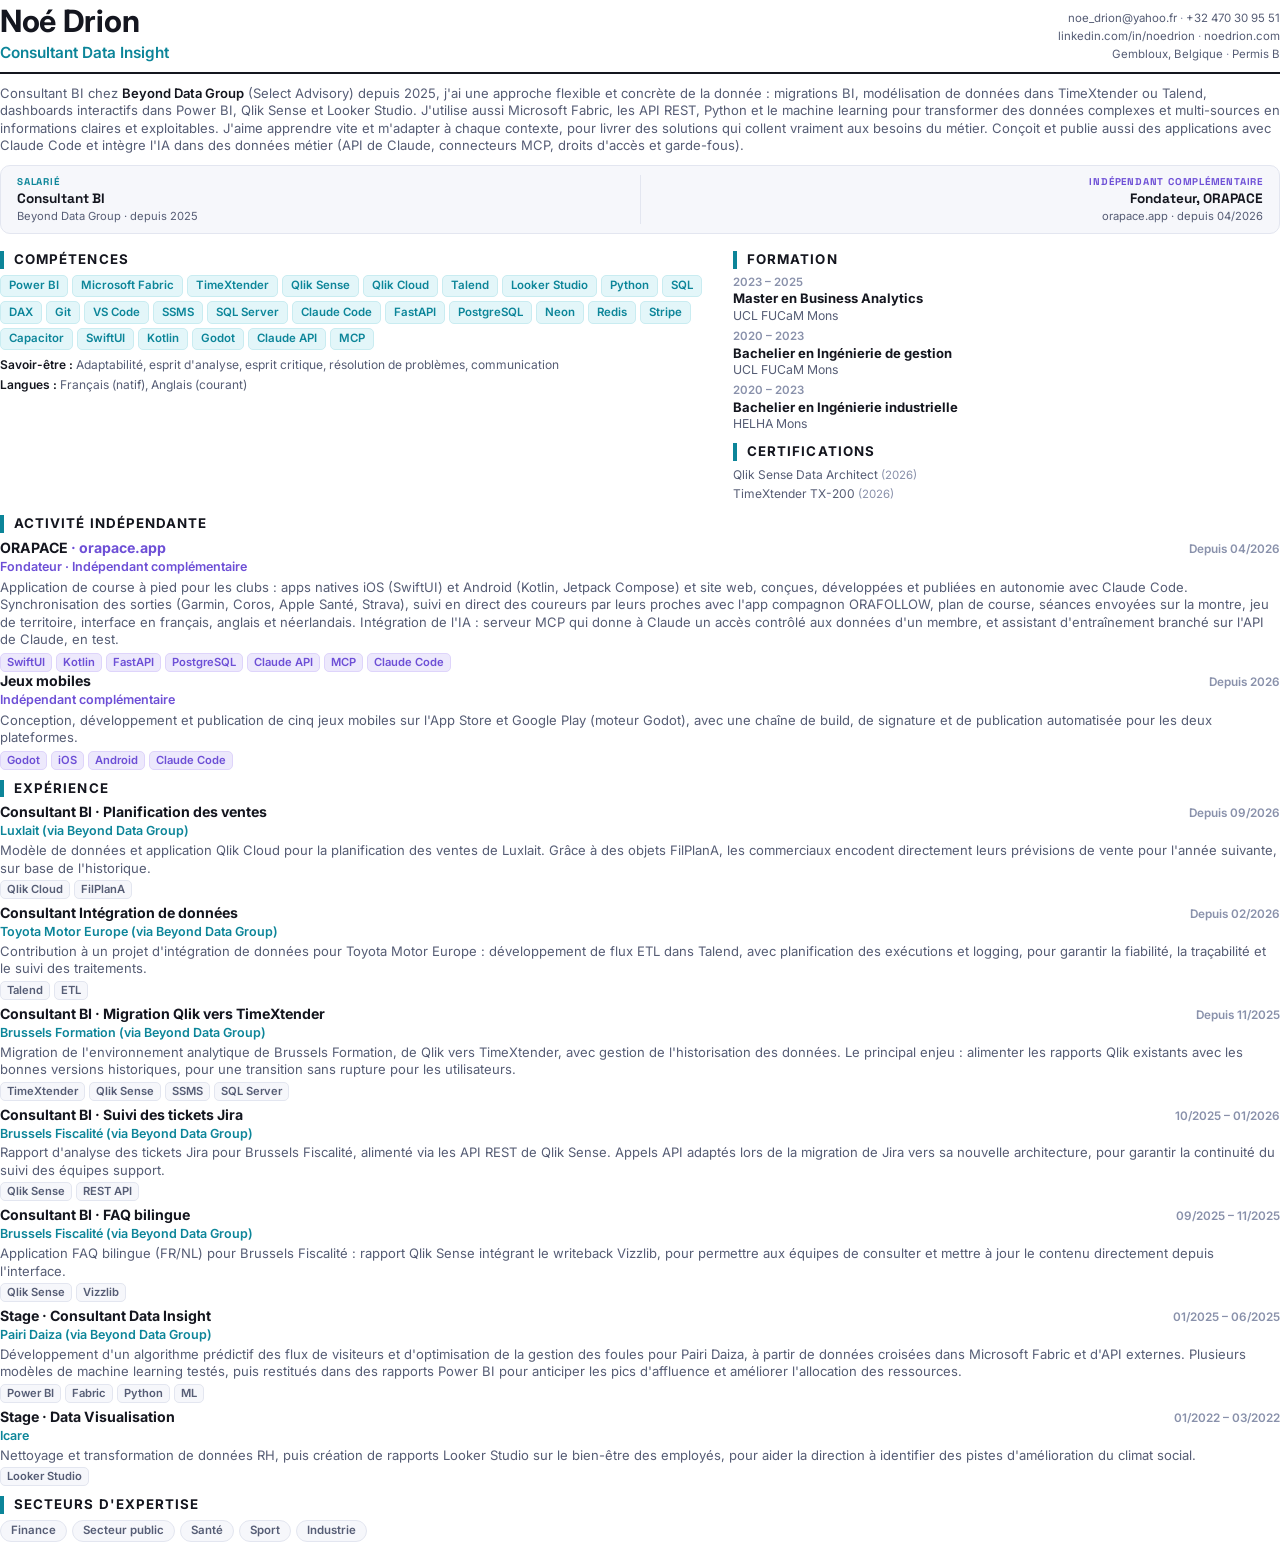
<file: assets/cv/source-fr.html>
<!DOCTYPE html>
<html lang="fr">
<head>
<meta charset="UTF-8" />
<title>Noé Drion · CV</title>
<link rel="preconnect" href="https://fonts.googleapis.com">
<link rel="preconnect" href="https://fonts.gstatic.com" crossorigin>
<link href="https://fonts.googleapis.com/css2?family=Space+Grotesk:wght@500;600;700&family=Inter:wght@400;500;600;700&display=swap" rel="stylesheet">
<style>
  @page {
    size: A4;
    margin: 11mm 16mm;
  }

  * {
    margin: 0;
    padding: 0;
    box-sizing: border-box;
    -webkit-print-color-adjust: exact;
    print-color-adjust: exact;
  }

  :root {
    --ink: #14161f;
    --ink-dim: #565d75;
    --ink-faint: #8991ab;
    --accent: #0c8599;
    --accent-soft: #e3f6f9;
    --violet: #6d4fd6;
    --violet-soft: #ede9fc;
    --border: #e3e6f0;
    --bg-soft: #f6f7fb;
  }

  html, body {
    font-family: "Inter", Arial, sans-serif;
    color: var(--ink);
    font-size: 9.8pt;
    line-height: 1.34;
  }

  h1, h2, h3 {
    font-family: "Space Grotesk", "Inter", Arial, sans-serif;
  }

  a {
    color: inherit;
    text-decoration: none;
  }

  .page {
    width: 100%;
  }

  /* ---------- Header ---------- */
  .header {
    display: flex;
    justify-content: space-between;
    align-items: flex-end;
    padding-bottom: 8px;
    border-bottom: 2.5px solid var(--ink);
    margin-bottom: 11px;
  }

  .header__name {
    font-size: 23pt;
    font-weight: 700;
    letter-spacing: -0.01em;
  }

  .header__role {
    font-size: 11.5pt;
    font-weight: 600;
    color: var(--accent);
    margin-top: 2px;
  }

  .header__contact {
    text-align: right;
    font-size: 8.6pt;
    color: var(--ink-dim);
    line-height: 1.55;
  }

  .header__contact a:hover {
    text-decoration: underline;
  }

  .header__contact .sep {
    color: var(--ink-faint);
  }

  /* ---------- Sections ---------- */
  section {
    margin-bottom: 7px;
  }

  .section__title {
    font-size: 10pt;
    font-weight: 700;
    letter-spacing: 0.08em;
    text-transform: uppercase;
    color: var(--ink);
    padding-left: 10px;
    border-left: 4px solid var(--accent);
    margin-top: 10px;
    margin-bottom: 6px;
  }

  .summary {
    font-size: 9.8pt;
    color: var(--ink-dim);
    max-width: 100%;
  }

  .summary strong {
    color: var(--ink);
    font-weight: 600;
  }

  /* ---------- Dual-activity banner ---------- */
  .dual {
    display: grid;
    grid-template-columns: 1fr auto 1fr;
    align-items: center;
    gap: 16px;
    margin-top: 10px;
    padding: 9px 16px;
    border: 1px solid var(--border);
    border-radius: 10px;
    background: var(--bg-soft);
    page-break-inside: avoid;
  }

  .dual__divider {
    width: 1px;
    align-self: stretch;
    background: var(--border);
  }

  .dual__kicker {
    font-family: "Space Grotesk", Arial, sans-serif;
    font-size: 7.4pt;
    font-weight: 700;
    letter-spacing: 0.08em;
    text-transform: uppercase;
  }

  .dual__col--employed .dual__kicker {
    color: var(--accent);
  }

  .dual__col--indep .dual__kicker {
    color: var(--violet);
  }

  .dual__title {
    font-family: "Space Grotesk", Arial, sans-serif;
    font-weight: 700;
    font-size: 10.2pt;
    margin-top: 2px;
  }

  .dual__sub {
    font-size: 8.4pt;
    color: var(--ink-dim);
    margin-top: 1px;
  }

  .dual__sub a {
    color: inherit;
  }

  .dual__col--indep {
    text-align: right;
  }

  /* ---------- Experience ---------- */
  .exp-item {
    margin-bottom: 5px;
    page-break-inside: avoid;
  }

  .exp-item__row {
    display: flex;
    justify-content: space-between;
    align-items: baseline;
    gap: 10px;
  }

  .exp-item__title {
    font-size: 10.6pt;
    font-weight: 700;
  }

  .exp-item__period {
    font-size: 8.8pt;
    font-weight: 600;
    color: var(--ink-faint);
    white-space: nowrap;
  }

  .exp-item__company {
    font-size: 9.4pt;
    font-weight: 600;
    color: var(--accent);
    margin-top: 1px;
    margin-bottom: 2px;
  }

  .exp-item__company a {
    color: var(--accent);
  }

  .exp-item__desc {
    color: var(--ink-dim);
    font-size: 9.8pt;
  }

  .exp-item__tools {
    margin-top: 3px;
    font-size: 8.4pt;
    color: var(--ink-faint);
  }

  .exp-item__tools span {
    display: inline-block;
    background: var(--bg-soft);
    border: 1px solid var(--border);
    border-radius: 5px;
    padding: 1px 6px;
    margin-right: 4px;
    color: var(--ink-dim);
    font-weight: 600;
  }

  /* ---------- Projects ---------- */
  .project {
    page-break-inside: avoid;
  }

  .project__row {
    display: flex;
    justify-content: space-between;
    align-items: baseline;
    gap: 10px;
  }

  .project__title {
    font-size: 10.6pt;
    font-weight: 700;
  }

  .project__title a {
    color: var(--violet);
  }

  .project__role {
    font-size: 9.4pt;
    font-weight: 600;
    color: var(--violet);
    margin-top: 1px;
    margin-bottom: 2px;
  }

  .project__period {
    font-size: 8.8pt;
    font-weight: 600;
    color: var(--ink-faint);
    white-space: nowrap;
  }

  .project__desc {
    color: var(--ink-dim);
    font-size: 9.8pt;
    margin-top: 3px;
  }

  .project__tools {
    margin-top: 4px;
  }

  .project__tools span {
    display: inline-block;
    background: var(--violet-soft);
    border: 1px solid #ded4fb;
    border-radius: 5px;
    padding: 1px 6px;
    margin-right: 4px;
    color: var(--violet);
    font-size: 8.4pt;
    font-weight: 600;
  }

  /* ---------- Two-column lower area (skills / education) ---------- */
  .lower {
    display: grid;
    grid-template-columns: 1.3fr 1fr;
    gap: 22px;
    page-break-inside: avoid;
  }

  .lower__col {
    min-width: 0;
  }

  .tag-row {
    display: flex;
    flex-wrap: wrap;
    gap: 4px;
    margin-bottom: 7px;
  }

  .tag-row span {
    display: inline-block;
    background: var(--accent-soft);
    border: 1px solid #c9ecf1;
    border-radius: 5px;
    padding: 2.5px 8px;
    font-size: 8.6pt;
    font-weight: 600;
    color: var(--accent);
  }

  .plain-list {
    list-style: none;
  }

  .plain-list li {
    font-size: 9pt;
    color: var(--ink-dim);
    margin-bottom: 4px;
  }

  .plain-list .label {
    color: var(--ink);
    font-weight: 600;
  }

  .edu-item {
    margin-bottom: 5px;
  }

  .edu-item__period {
    font-size: 8.6pt;
    font-weight: 600;
    color: var(--ink-faint);
  }

  .edu-item__title {
    font-size: 9.8pt;
    font-weight: 700;
  }

  .edu-item__school {
    font-size: 9.2pt;
    color: var(--ink-dim);
  }

  .cert-item {
    font-size: 9pt;
    color: var(--ink-dim);
    margin-bottom: 3px;
  }

  .cert-item .cert-year {
    color: var(--ink-faint);
    font-size: 8.6pt;
  }

  .areas-row {
    display: flex;
    flex-wrap: wrap;
    gap: 5px;
  }

  .areas-row span {
    display: inline-block;
    background: var(--bg-soft);
    border: 1px solid var(--border);
    border-radius: 999px;
    padding: 2.5px 10px;
    font-size: 8.6pt;
    font-weight: 600;
    color: var(--ink-dim);
  }
</style>
</head>
<body>

<div class="page">

  <div class="header">
    <div>
      <div class="header__name">Noé Drion</div>
      <div class="header__role">Consultant Data Insight</div>
    </div>
    <div class="header__contact">
      <div><a href="mailto:noe_drion@yahoo.fr">noe_drion@yahoo.fr</a> <span class="sep">·</span> <a href="tel:+32470309551">+32 470 30 95 51</a></div>
      <div><a href="https://www.linkedin.com/in/noedrion/">linkedin.com/in/noedrion</a> <span class="sep">·</span> <a href="https://noedrion.com">noedrion.com</a></div>
      <div>Gembloux, Belgique <span class="sep">·</span> Permis B</div>
    </div>
  </div>

  <section>
    <div class="summary">
      Consultant BI chez <strong>Beyond Data Group</strong> (Select Advisory) depuis 2025, j'ai une approche
      flexible et concrète de la donnée : migrations BI, modélisation de données dans TimeXtender ou Talend,
      dashboards interactifs dans Power BI, Qlik Sense et Looker Studio. J'utilise aussi Microsoft Fabric, les
      API REST, Python et le machine learning pour transformer des données complexes et multi-sources en
      informations claires et exploitables. J'aime apprendre vite et m'adapter à chaque contexte, pour livrer
      des solutions qui collent vraiment aux besoins du métier. Conçoit et publie aussi des applications avec Claude Code et intègre l'IA dans des données métier (API de Claude, connecteurs MCP, droits d'accès et garde-fous).
    </div>

    <div class="dual">
      <div class="dual__col dual__col--employed">
        <div class="dual__kicker">Salarié</div>
        <div class="dual__title">Consultant BI</div>
        <div class="dual__sub">Beyond Data Group · depuis 2025</div>
      </div>
      <div class="dual__divider" aria-hidden="true"></div>
      <div class="dual__col dual__col--indep">
        <div class="dual__kicker">Indépendant complémentaire</div>
        <div class="dual__title">Fondateur, ORAPACE</div>
        <div class="dual__sub"><a href="https://orapace.app">orapace.app</a> · depuis 04/2026</div>
      </div>
    </div>
  </section>

  <section class="lower">
    <div class="lower__col">
      <div class="section__title">Compétences</div>
      <div class="tag-row">
        <span>Power BI</span><span>Microsoft Fabric</span><span>TimeXtender</span>
        <span>Qlik Sense</span><span>Qlik Cloud</span><span>Talend</span><span>Looker Studio</span>
        <span>Python</span><span>SQL</span><span>DAX</span><span>Git</span>
        <span>VS Code</span><span>SSMS</span><span>SQL Server</span>
        <span>Claude Code</span><span>FastAPI</span><span>PostgreSQL</span>
        <span>Neon</span><span>Redis</span><span>Stripe</span><span>Capacitor</span><span>SwiftUI</span><span>Kotlin</span><span>Godot</span><span>Claude API</span><span>MCP</span>
      </div>
      <ul class="plain-list">
        <li><span class="label">Savoir-être :</span> Adaptabilité, esprit d'analyse, esprit critique, résolution de problèmes, communication</li>
        <li><span class="label">Langues :</span> Français (natif), Anglais (courant)</li>
      </ul>
    </div>

    <div class="lower__col">
      <div class="section__title">Formation</div>
      <div class="edu-item">
        <div class="edu-item__period">2023 – 2025</div>
        <div class="edu-item__title">Master en Business Analytics</div>
        <div class="edu-item__school">UCL FUCaM Mons</div>
      </div>
      <div class="edu-item">
        <div class="edu-item__period">2020 – 2023</div>
        <div class="edu-item__title">Bachelier en Ingénierie de gestion</div>
        <div class="edu-item__school">UCL FUCaM Mons</div>
      </div>
      <div class="edu-item">
        <div class="edu-item__period">2020 – 2023</div>
        <div class="edu-item__title">Bachelier en Ingénierie industrielle</div>
        <div class="edu-item__school">HELHA Mons</div>
      </div>

      <div class="section__title">Certifications</div>
      <div class="cert-item">Qlik Sense Data Architect <span class="cert-year">(2026)</span></div>
      <div class="cert-item">TimeXtender TX-200 <span class="cert-year">(2026)</span></div>
    </div>
  </section>

  <section>
    <div class="section__title">Activité indépendante</div>
    <div class="project">
      <div class="project__row">
        <div class="project__title">ORAPACE <a href="https://orapace.app">· orapace.app</a></div>
        <div class="project__period">Depuis 04/2026</div>
      </div>
      <div class="project__role">Fondateur · Indépendant complémentaire</div>
      <div class="project__desc">
        Application de course à pied pour les clubs : apps natives iOS (SwiftUI) et Android (Kotlin, Jetpack Compose) et site web, conçues, développées et publiées en autonomie avec Claude Code. Synchronisation des sorties (Garmin, Coros, Apple Santé, Strava), suivi en direct des coureurs par leurs proches avec l'app compagnon ORAFOLLOW, plan de course, séances envoyées sur la montre, jeu de territoire, interface en français, anglais et néerlandais. Intégration de l'IA : serveur MCP qui donne à Claude un accès contrôlé aux données d'un membre, et assistant d'entraînement branché sur l'API de Claude, en test.
      </div>
      <div class="project__tools"><span>SwiftUI</span><span>Kotlin</span><span>FastAPI</span><span>PostgreSQL</span><span>Claude API</span><span>MCP</span><span>Claude Code</span></div>
    </div>
    <div class="project">
      <div class="project__row">
        <div class="project__title">Jeux mobiles</div>
        <div class="project__period">Depuis 2026</div>
      </div>
      <div class="project__role">Indépendant complémentaire</div>
      <div class="project__desc">
        Conception, développement et publication de cinq jeux mobiles sur l'App Store et Google Play (moteur Godot), avec une chaîne de build, de signature et de publication automatisée pour les deux plateformes.
      </div>
      <div class="project__tools"><span>Godot</span><span>iOS</span><span>Android</span><span>Claude Code</span></div>
    </div>
  </section>

  <section>
    <div class="section__title">Expérience</div>

    <div class="exp-item">
      <div class="exp-item__row">
        <div class="exp-item__title">Consultant BI · Planification des ventes</div>
        <div class="exp-item__period">Depuis 09/2026</div>
      </div>
      <div class="exp-item__company">Luxlait (via <a href="https://www.beyond-data.group/">Beyond Data Group</a>)</div>
      <div class="exp-item__desc">Modèle de données et application Qlik Cloud pour la planification des ventes de Luxlait. Grâce à des objets FilPlanA, les commerciaux encodent directement leurs prévisions de vente pour l'année suivante, sur base de l'historique.</div>
      <div class="exp-item__tools"><span>Qlik Cloud</span><span>FilPlanA</span></div>
    </div>

    <div class="exp-item">
      <div class="exp-item__row">
        <div class="exp-item__title">Consultant Intégration de données</div>
        <div class="exp-item__period">Depuis 02/2026</div>
      </div>
      <div class="exp-item__company">Toyota Motor Europe (via <a href="https://www.beyond-data.group/">Beyond Data Group</a>)</div>
      <div class="exp-item__desc">Contribution à un projet d'intégration de données pour Toyota Motor Europe : développement de flux ETL dans Talend, avec planification des exécutions et logging, pour garantir la fiabilité, la traçabilité et le suivi des traitements.</div>
      <div class="exp-item__tools"><span>Talend</span><span>ETL</span></div>
    </div>

    <div class="exp-item">
      <div class="exp-item__row">
        <div class="exp-item__title">Consultant BI · Migration Qlik vers TimeXtender</div>
        <div class="exp-item__period">Depuis 11/2025</div>
      </div>
      <div class="exp-item__company">Brussels Formation (via <a href="https://www.beyond-data.group/">Beyond Data Group</a>)</div>
      <div class="exp-item__desc">Migration de l'environnement analytique de Brussels Formation, de Qlik vers TimeXtender, avec gestion de l'historisation des données. Le principal enjeu : alimenter les rapports Qlik existants avec les bonnes versions historiques, pour une transition sans rupture pour les utilisateurs.</div>
      <div class="exp-item__tools"><span>TimeXtender</span><span>Qlik Sense</span><span>SSMS</span><span>SQL Server</span></div>
    </div>

    <div class="exp-item">
      <div class="exp-item__row">
        <div class="exp-item__title">Consultant BI · Suivi des tickets Jira</div>
        <div class="exp-item__period">10/2025 – 01/2026</div>
      </div>
      <div class="exp-item__company">Brussels Fiscalité (via <a href="https://www.beyond-data.group/">Beyond Data Group</a>)</div>
      <div class="exp-item__desc">Rapport d'analyse des tickets Jira pour Brussels Fiscalité, alimenté via les API REST de Qlik Sense. Appels API adaptés lors de la migration de Jira vers sa nouvelle architecture, pour garantir la continuité du suivi des équipes support.</div>
      <div class="exp-item__tools"><span>Qlik Sense</span><span>REST API</span></div>
    </div>

    <div class="exp-item">
      <div class="exp-item__row">
        <div class="exp-item__title">Consultant BI · FAQ bilingue</div>
        <div class="exp-item__period">09/2025 – 11/2025</div>
      </div>
      <div class="exp-item__company">Brussels Fiscalité (via <a href="https://www.beyond-data.group/">Beyond Data Group</a>)</div>
      <div class="exp-item__desc">Application FAQ bilingue (FR/NL) pour Brussels Fiscalité : rapport Qlik Sense intégrant le writeback Vizzlib, pour permettre aux équipes de consulter et mettre à jour le contenu directement depuis l'interface.</div>
      <div class="exp-item__tools"><span>Qlik Sense</span><span>Vizzlib</span></div>
    </div>

    <div class="exp-item">
      <div class="exp-item__row">
        <div class="exp-item__title">Stage · Consultant Data Insight</div>
        <div class="exp-item__period">01/2025 – 06/2025</div>
      </div>
      <div class="exp-item__company">Pairi Daiza (via <a href="https://www.beyond-data.group/">Beyond Data Group</a>)</div>
      <div class="exp-item__desc">Développement d'un algorithme prédictif des flux de visiteurs et d'optimisation de la gestion des foules pour Pairi Daiza, à partir de données croisées dans Microsoft Fabric et d'API externes. Plusieurs modèles de machine learning testés, puis restitués dans des rapports Power BI pour anticiper les pics d'affluence et améliorer l'allocation des ressources.</div>
      <div class="exp-item__tools"><span>Power BI</span><span>Fabric</span><span>Python</span><span>ML</span></div>
    </div>

    <div class="exp-item">
      <div class="exp-item__row">
        <div class="exp-item__title">Stage · Data Visualisation</div>
        <div class="exp-item__period">01/2022 – 03/2022</div>
      </div>
      <div class="exp-item__company">Icare</div>
      <div class="exp-item__desc">Nettoyage et transformation de données RH, puis création de rapports Looker Studio sur le bien-être des employés, pour aider la direction à identifier des pistes d'amélioration du climat social.</div>
      <div class="exp-item__tools"><span>Looker Studio</span></div>
    </div>
  </section>

  <section>
    <div class="section__title">Secteurs d'expertise</div>
    <div class="areas-row">
      <span>Finance</span><span>Secteur public</span><span>Santé</span><span>Sport</span><span>Industrie</span>
    </div>
  </section>

</div>

</body>
</html>
</file>
<file: assets/css/style.css>
/* ---------- Reset & base ---------- */
*,
*::before,
*::after {
  margin: 0;
  padding: 0;
  box-sizing: border-box;
}

:root {
  --bg: #06070d;
  --bg-elevated: #0e1120;
  --bg-rgb: 6, 7, 13;
  --border: rgba(255, 255, 255, 0.08);
  --text: #eef1f8;
  --text-dim: #9aa3ba;
  --text-faint: #5c6480;
  --cyan: #22d3ee;
  --cyan-rgb: 34, 211, 238;
  --violet: #a78bfa;
  --violet-rgb: 167, 139, 250;
  --amber: #f5a524;
  --on-accent: #06070d;
  --gradient: linear-gradient(120deg, var(--cyan), var(--violet));
  --radius: 16px;
  --maxw: 1080px;
  --font-display: "Space Grotesk", "Inter", sans-serif;
  --font-body: "Inter", sans-serif;
}

html[data-theme="light"] {
  --bg: #f7f8fb;
  --bg-elevated: #ffffff;
  --bg-rgb: 247, 248, 251;
  --border: rgba(15, 23, 42, 0.1);
  --text: #14161f;
  --text-dim: #565d75;
  --text-faint: #8991ab;
  --cyan: #0c8599;
  --cyan-rgb: 12, 133, 153;
  --violet: #6d4fd6;
  --violet-rgb: 109, 79, 214;
  --amber: #c2720a;
  --on-accent: #ffffff;
}

html {
  scroll-behavior: smooth;
  overscroll-behavior-y: none;
}

@media (prefers-reduced-motion: reduce) {
  html {
    scroll-behavior: auto;
  }
  *,
  *::before,
  *::after {
    animation-duration: 0.001ms !important;
    animation-iteration-count: 1 !important;
    transition-duration: 0.001ms !important;
    scroll-behavior: auto !important;
  }
}

body {
  background: var(--bg);
  color: var(--text);
  font-family: var(--font-body);
  line-height: 1.6;
  overflow-x: hidden;
  overscroll-behavior-y: none;
}

::selection {
  background: var(--violet);
  color: var(--on-accent);
}

a {
  color: inherit;
  text-decoration: none;
}

ul, ol {
  list-style: none;
}

img {
  max-width: 100%;
  display: block;
}

/* thin accent scrollbar */
::-webkit-scrollbar {
  width: 10px;
}
::-webkit-scrollbar-track {
  background: var(--bg);
}
::-webkit-scrollbar-thumb {
  background: linear-gradient(var(--cyan), var(--violet));
  border-radius: 10px;
  border: 2px solid var(--bg);
}

/* ---------- Language toggle ---------- */
html[data-lang="fr"] .lang-en { display: none; }
html[data-lang="en"] .lang-fr { display: none; }

/* ---------- Accessibility ---------- */
.skip-link {
  position: absolute;
  top: -100%;
  left: 1rem;
  background: var(--cyan);
  color: var(--on-accent);
  padding: 0.6rem 1rem;
  border-radius: 8px;
  font-weight: 600;
  z-index: 1000;
  transition: top 0.2s ease;
}
.skip-link:focus {
  top: 1rem;
}

:focus-visible {
  outline: 2px solid var(--cyan);
  outline-offset: 3px;
  border-radius: 4px;
}

/* ---------- Ambient background ---------- */
.spotlight {
  position: fixed;
  inset: 0;
  pointer-events: none;
  z-index: 1;
  background: radial-gradient(
    600px circle at var(--x, 50%) var(--y, 30%),
    rgba(var(--violet-rgb), 0.08),
    transparent 60%
  );
}

.blobs {
  position: fixed;
  inset: 0;
  z-index: 0;
  overflow: hidden;
  pointer-events: none;
}

.blob {
  position: absolute;
  border-radius: 50%;
  filter: blur(90px);
  opacity: 0.35;
  will-change: transform;
}

.blob--cyan {
  width: 32vw;
  height: 32vw;
  top: -8vw;
  left: -6vw;
  background: var(--cyan);
  animation: drift1 26s ease-in-out infinite;
}

.blob--violet {
  width: 38vw;
  height: 38vw;
  top: 20vh;
  right: -12vw;
  background: var(--violet);
  animation: drift2 32s ease-in-out infinite;
}

.blob--amber {
  width: 22vw;
  height: 22vw;
  bottom: -6vw;
  left: 20vw;
  background: var(--amber);
  opacity: 0.18;
  animation: drift3 22s ease-in-out infinite;
}

@keyframes drift1 {
  0%, 100% { transform: translate(0, 0); }
  50% { transform: translate(6vw, 8vh); }
}
@keyframes drift2 {
  0%, 100% { transform: translate(0, 0); }
  50% { transform: translate(-7vw, 6vh); }
}
@keyframes drift3 {
  0%, 100% { transform: translate(0, 0) scale(1); }
  50% { transform: translate(4vw, -5vh) scale(1.15); }
}

html[data-theme="light"] .blob--cyan,
html[data-theme="light"] .blob--violet {
  opacity: 0.2;
}

html[data-theme="light"] .blob--amber {
  opacity: 0.12;
}

/* ---------- Nav ---------- */
.nav {
  position: sticky;
  top: 0;
  z-index: 100;
  background: rgba(var(--bg-rgb), 0.6);
  backdrop-filter: blur(14px);
  -webkit-backdrop-filter: blur(14px);
  border-bottom: 1px solid var(--border);
}

.nav__inner {
  max-width: var(--maxw);
  margin: 0 auto;
  padding: 1rem 1.5rem;
  display: flex;
  align-items: center;
  justify-content: space-between;
  gap: 1rem;
}

.nav__brand {
  font-family: var(--font-display);
  font-weight: 700;
  font-size: 1.1rem;
  background: var(--gradient);
  -webkit-background-clip: text;
  background-clip: text;
  color: transparent;
}

.nav__links {
  display: flex;
  gap: 1.75rem;
  font-size: 0.9rem;
  color: var(--text-dim);
}

.nav__links a {
  position: relative;
  padding: 0.25rem 0;
  transition: color 0.2s ease;
}

.nav__links a::after {
  content: "";
  position: absolute;
  left: 0;
  bottom: -2px;
  width: 0;
  height: 2px;
  background: var(--gradient);
  transition: width 0.25s ease;
}

.nav__links a:hover,
.nav__links a.is-active {
  color: var(--text);
}

.nav__links a:hover::after,
.nav__links a.is-active::after {
  width: 100%;
}

.nav__actions {
  display: flex;
  align-items: center;
  gap: 0.75rem;
}

/* language pill switch */
.lang-switch {
  position: relative;
  display: inline-flex;
  align-items: center;
  width: 64px;
  height: 30px;
  padding: 0 8px;
  justify-content: space-between;
  border-radius: 999px;
  border: 1px solid var(--border);
  background: var(--bg-elevated);
  cursor: pointer;
  font-family: var(--font-display);
  font-size: 0.68rem;
  font-weight: 600;
  letter-spacing: 0.03em;
  color: var(--text-faint);
}

.lang-switch__label {
  z-index: 1;
  transition: color 0.25s ease;
}

.lang-switch__thumb {
  position: absolute;
  top: 3px;
  left: 3px;
  width: 26px;
  height: 22px;
  border-radius: 999px;
  background: var(--gradient);
  transition: transform 0.28s cubic-bezier(0.65, 0, 0.35, 1);
}

html[data-lang="en"] .lang-switch__thumb {
  transform: translateX(30px);
}

html[data-lang="fr"] .lang-switch__label:first-of-type,
html[data-lang="en"] .lang-switch__label:last-of-type {
  color: var(--bg);
  mix-blend-mode: difference;
}

/* theme pill switch */
.theme-switch {
  position: relative;
  display: inline-flex;
  align-items: center;
  width: 64px;
  height: 30px;
  padding: 0 8px;
  justify-content: space-between;
  border-radius: 999px;
  border: 1px solid var(--border);
  background: var(--bg-elevated);
  cursor: pointer;
}

.theme-switch__icon {
  z-index: 1;
  width: 14px;
  height: 14px;
  color: var(--text-faint);
  transition: color 0.25s ease;
}

.theme-switch__thumb {
  position: absolute;
  top: 3px;
  left: 3px;
  width: 26px;
  height: 22px;
  border-radius: 999px;
  background: var(--gradient);
  transition: transform 0.28s cubic-bezier(0.65, 0, 0.35, 1);
}

html[data-theme="light"] .theme-switch__thumb {
  transform: translateX(30px);
}

html[data-theme="light"] .theme-switch__icon--sun,
html:not([data-theme="light"]) .theme-switch__icon--moon {
  color: var(--bg);
  mix-blend-mode: difference;
}

/* burger (mobile) */
.nav__burger {
  display: none;
  flex-direction: column;
  justify-content: center;
  gap: 5px;
  width: 34px;
  height: 34px;
  background: none;
  border: none;
  cursor: pointer;
}

.nav__burger span {
  display: block;
  height: 2px;
  background: var(--text);
  border-radius: 2px;
  transition: transform 0.25s ease, opacity 0.25s ease;
}

/* ---------- Buttons ---------- */
.btn {
  display: inline-flex;
  align-items: center;
  justify-content: center;
  padding: 0.85rem 1.6rem;
  border-radius: 999px;
  font-weight: 600;
  font-size: 0.95rem;
  transition: transform 0.2s ease, box-shadow 0.2s ease, background 0.2s ease;
}

.btn--primary {
  background: var(--gradient);
  color: var(--on-accent);
  box-shadow: 0 8px 28px -8px rgba(var(--violet-rgb), 0.55);
}

.btn--primary:hover {
  transform: translateY(-2px);
  box-shadow: 0 12px 32px -6px rgba(var(--violet-rgb), 0.7);
}

.btn--ghost {
  border: 1px solid var(--border);
  color: var(--text);
}

.btn--ghost:hover {
  border-color: var(--cyan);
  transform: translateY(-2px);
  background: rgba(var(--cyan-rgb), 0.06);
}

/* ---------- Hero ---------- */
.hero {
  position: relative;
  z-index: 2;
  min-height: calc(100vh - 66px);
  display: flex;
  align-items: center;
  justify-content: center;
  padding: 3rem 1.5rem 4rem;
}

.hero__inner {
  max-width: 760px;
  text-align: center;
}

.hero__eyebrow {
  color: var(--text-dim);
  font-size: 1rem;
  margin-bottom: 0.75rem;
}

.hero__name {
  font-family: var(--font-display);
  font-size: clamp(2.75rem, 8vw, 5.5rem);
  font-weight: 700;
  line-height: 1.05;
  background: var(--gradient);
  -webkit-background-clip: text;
  background-clip: text;
  color: transparent;
  letter-spacing: -0.02em;
}

.hero__role {
  font-family: var(--font-display);
  font-size: clamp(1.1rem, 2.4vw, 1.5rem);
  margin-top: 0.75rem;
  color: var(--text);
}

.hero__tagline {
  margin-top: 1.1rem;
  color: var(--text-dim);
  font-size: 1.05rem;
  max-width: 44ch;
  margin-left: auto;
  margin-right: auto;
}

.hero__cta {
  margin-top: 2.25rem;
  display: flex;
  gap: 1rem;
  justify-content: center;
  flex-wrap: wrap;
}

.scroll-cue {
  position: absolute;
  bottom: 2.25rem;
  left: 50%;
  transform: translateX(-50%);
  width: 26px;
  height: 42px;
  border: 2px solid var(--border);
  border-radius: 14px;
}

.scroll-cue span {
  display: block;
  width: 4px;
  height: 8px;
  margin: 6px auto 0;
  border-radius: 3px;
  background: var(--gradient);
  animation: scrollcue 1.8s ease infinite;
}

@keyframes scrollcue {
  0% { transform: translateY(0); opacity: 1; }
  70% { transform: translateY(14px); opacity: 0; }
  100% { opacity: 0; }
}

/* ---------- Sections ---------- */
.section {
  position: relative;
  z-index: 2;
  padding: 7rem 1.5rem;
  scroll-margin-top: 66px;
}

.section__inner {
  max-width: var(--maxw);
  margin: 0 auto;
}

.section__kicker {
  font-family: var(--font-display);
  color: var(--text-faint);
  font-weight: 600;
  letter-spacing: 0.15em;
  font-size: 0.8rem;
  margin-bottom: 0.5rem;
}

.section__title {
  font-family: var(--font-display);
  font-size: clamp(1.8rem, 4vw, 2.6rem);
  font-weight: 700;
  margin-bottom: 2.75rem;
}

/* reveal-on-scroll */
.reveal {
  opacity: 0;
  transform: translateY(24px);
  transition: opacity 0.7s ease, transform 0.7s ease;
}

.reveal.is-visible {
  opacity: 1;
  transform: translateY(0);
}

/* ---------- About ---------- */
.about__text {
  max-width: 68ch;
  color: var(--text-dim);
  font-size: 1.05rem;
}

.text-link {
  color: var(--cyan);
  font-weight: 600;
  text-decoration: underline;
  text-decoration-color: rgba(var(--cyan-rgb), 0.35);
  text-underline-offset: 2px;
}

.text-link:hover {
  text-decoration-color: currentColor;
}

.entity {
  position: relative;
  display: inline-block;
}

.entity__tip {
  position: absolute;
  left: 0;
  bottom: 100%;
  margin-bottom: 0.5rem;
  padding: 0.5rem 0.85rem;
  border-radius: 10px;
  background: var(--bg-elevated);
  border: 1px solid var(--border);
  font-size: 0.8rem;
  font-weight: 600;
  white-space: nowrap;
  opacity: 0;
  visibility: hidden;
  transform: translateY(4px);
  transition: opacity 0.18s ease, transform 0.18s ease, visibility 0.18s;
  z-index: 5;
}

.entity:hover .entity__tip,
.entity:focus-within .entity__tip {
  opacity: 1;
  visibility: visible;
  transform: translateY(0);
}

.entity__tip-label {
  color: var(--text-faint);
  font-weight: 500;
}

.entity__tip a {
  color: var(--cyan);
}

.entity__tip a:hover {
  text-decoration: underline;
}

.dual {
  display: grid;
  grid-template-columns: 1fr auto 1fr;
  align-items: center;
  gap: 1.5rem;
  margin-top: 2rem;
  padding: 1.1rem 1.5rem;
  border: 1px solid var(--border);
  border-radius: var(--radius);
  background: var(--bg-elevated);
}

.dual__divider {
  width: 1px;
  align-self: stretch;
  background: var(--border);
}

.dual__kicker {
  font-family: var(--font-display);
  font-size: 0.7rem;
  font-weight: 700;
  letter-spacing: 0.08em;
  text-transform: uppercase;
}

.dual__col--employed .dual__kicker {
  color: var(--cyan);
}

.dual__col--indep .dual__kicker {
  color: var(--violet);
}

.dual__title {
  font-family: var(--font-display);
  font-size: 1.05rem;
  font-weight: 700;
  color: var(--text);
  margin-top: 0.3rem;
}

.dual__sub {
  font-size: 0.85rem;
  color: var(--text-dim);
  margin-top: 0.2rem;
}

.dual__sub a {
  color: inherit;
}

.dual__sub a:hover {
  text-decoration: underline;
}

.dual__col--indep {
  text-align: right;
}

@media (max-width: 620px) {
  .dual {
    grid-template-columns: 1fr;
    text-align: left;
  }

  .dual__divider {
    width: 100%;
    height: 1px;
  }

  .dual__col--indep {
    text-align: left;
  }
}

.areas {
  display: flex;
  flex-wrap: wrap;
  gap: 0.6rem;
  margin-top: 2rem;
}

.area-chip {
  padding: 0.5rem 1.1rem;
  border-radius: 999px;
  border: 1px solid var(--border);
  font-size: 0.85rem;
  color: var(--text-dim);
  background: var(--bg-elevated);
  transition: border-color 0.2s ease, color 0.2s ease, transform 0.2s ease;
}

.area-chip:hover {
  border-color: var(--cyan);
  color: var(--text);
  transform: translateY(-2px);
}

/* ---------- Timeline ---------- */
.timeline {
  position: relative;
  padding-left: 2rem;
}

.timeline::before {
  content: "";
  position: absolute;
  left: 5px;
  top: 6px;
  bottom: 6px;
  width: 2px;
  background: linear-gradient(var(--cyan), var(--violet));
  opacity: 0.35;
}

.timeline__item {
  position: relative;
  margin-bottom: 2.25rem;
}

.timeline__item:last-child {
  margin-bottom: 0;
}

.timeline__dot {
  position: absolute;
  left: -2rem;
  top: 1.6rem;
  width: 12px;
  height: 12px;
  border-radius: 50%;
  background: var(--bg);
  border: 2px solid var(--cyan);
  box-shadow: 0 0 0 4px rgba(var(--cyan-rgb), 0.12);
}

.tcard {
  background: var(--bg-elevated);
  border: 1px solid var(--border);
  border-radius: var(--radius);
  padding: 1.6rem 1.75rem;
  transition: transform 0.25s ease, border-color 0.25s ease, box-shadow 0.25s ease;
  transform-style: preserve-3d;
}

.tcard:hover {
  border-color: rgba(var(--violet-rgb), 0.4);
  box-shadow: 0 16px 40px -20px rgba(var(--cyan-rgb), 0.35);
}

.tcard__period {
  font-size: 0.8rem;
  color: var(--text-faint);
  font-weight: 600;
  letter-spacing: 0.03em;
  margin-bottom: 0.4rem;
}

.tcard__title {
  font-family: var(--font-display);
  font-size: 1.2rem;
  margin-bottom: 0.2rem;
}

.tcard__title a {
  color: var(--violet);
}

.tcard__title a:hover {
  text-decoration: underline;
}

.tcard__company {
  color: var(--cyan);
  font-size: 0.9rem;
  font-weight: 600;
  margin-bottom: 0.75rem;
}

.tcard__company a:hover {
  text-decoration: underline;
}

.tcard p:not(.tcard__period):not(.tcard__company) {
  color: var(--text-dim);
  font-size: 0.95rem;
  max-width: 62ch;
}

.tcard__tags {
  display: flex;
  flex-wrap: wrap;
  gap: 0.5rem;
  margin-top: 1rem;
}

.tcard__tags span {
  font-size: 0.75rem;
  padding: 0.3rem 0.7rem;
  border-radius: 999px;
  background: rgba(var(--violet-rgb), 0.1);
  color: var(--violet);
  font-weight: 600;
}

/* ---------- Skills ---------- */
.skills-grid {
  display: grid;
  grid-template-columns: repeat(3, 1fr);
  gap: 2.5rem;
}

.skills-col h3 {
  font-family: var(--font-display);
  font-size: 1rem;
  color: var(--text-dim);
  margin-bottom: 1rem;
  font-weight: 600;
}

.tag-cloud {
  display: flex;
  flex-wrap: wrap;
  gap: 0.6rem;
}

.tag-cloud > span {
  padding: 0.5rem 1rem;
  border-radius: 10px;
  background: var(--bg-elevated);
  border: 1px solid var(--border);
  font-size: 0.85rem;
  transition: transform 0.2s ease, border-color 0.2s ease, background 0.2s ease;
}

.tag-cloud > span:hover {
  transform: translateY(-3px);
  border-color: var(--cyan);
  background: rgba(var(--cyan-rgb), 0.08);
}

/* ---------- Education ---------- */
.edu-grid {
  display: grid;
  grid-template-columns: 1.4fr 1fr;
  gap: 3rem;
}

.edu-col h3 {
  font-family: var(--font-display);
  font-size: 1rem;
  color: var(--text-dim);
  margin-bottom: 1.25rem;
  font-weight: 600;
}

.edu-list li {
  padding: 1rem 0;
  border-top: 1px solid var(--border);
}

.edu-list li:last-child {
  padding-bottom: 0;
}

.edu-list__period {
  font-size: 0.78rem;
  color: var(--text-faint);
  font-weight: 600;
  margin-bottom: 0.2rem;
}

.edu-list__title {
  font-weight: 600;
}

.edu-list__school {
  color: var(--text-dim);
  font-size: 0.9rem;
}

/* ---------- Contact ---------- */
.section--contact {
  padding-bottom: 5rem;
}

.contact__text {
  color: var(--text-dim);
  font-size: 1.1rem;
  margin-bottom: 2.5rem;
}

.contact__grid {
  display: grid;
  grid-template-columns: repeat(3, 1fr);
  gap: 1.25rem;
}

.contact__card {
  display: flex;
  flex-direction: column;
  gap: 0.4rem;
  padding: 1.5rem;
  border-radius: var(--radius);
  border: 1px solid var(--border);
  background: var(--bg-elevated);
  transition: transform 0.25s ease, border-color 0.25s ease;
}

.contact__card:hover {
  transform: translateY(-4px);
  border-color: var(--cyan);
}

.contact__label {
  font-size: 0.75rem;
  color: var(--text-faint);
  font-weight: 600;
  letter-spacing: 0.08em;
  text-transform: uppercase;
}

.contact__value {
  font-family: var(--font-display);
  font-size: 1.05rem;
  word-break: break-word;
}

/* ---------- Footer ---------- */
.footer {
  position: relative;
  z-index: 2;
  text-align: center;
  padding: 2.5rem 1.5rem;
  color: var(--text-faint);
  font-size: 0.85rem;
  border-top: 1px solid var(--border);
}

/* ---------- Responsive ---------- */
@media (max-width: 860px) {
  .skills-grid {
    grid-template-columns: 1fr;
    gap: 2rem;
  }
  .edu-grid {
    grid-template-columns: 1fr;
    gap: 2.5rem;
  }
  .contact__grid {
    grid-template-columns: 1fr;
  }
}

@media (max-width: 720px) {
  .nav__links {
    position: fixed;
    top: 64px;
    left: 0;
    right: 0;
    flex-direction: column;
    gap: 0;
    background: rgba(var(--bg-rgb), 0.97);
    backdrop-filter: blur(14px);
    border-bottom: 1px solid var(--border);
    max-height: 0;
    overflow: hidden;
    transition: max-height 0.3s ease;
  }

  .nav__links.is-open {
    max-height: 340px;
  }

  .nav__links a {
    padding: 1rem 1.5rem;
    border-top: 1px solid var(--border);
  }

  .nav__burger {
    display: flex;
  }

  .nav__burger.is-open span:nth-child(1) {
    transform: translateY(7px) rotate(45deg);
  }
  .nav__burger.is-open span:nth-child(2) {
    opacity: 0;
  }
  .nav__burger.is-open span:nth-child(3) {
    transform: translateY(-7px) rotate(-45deg);
  }

  .section {
    padding: 5rem 1.25rem;
  }
}
</file>
